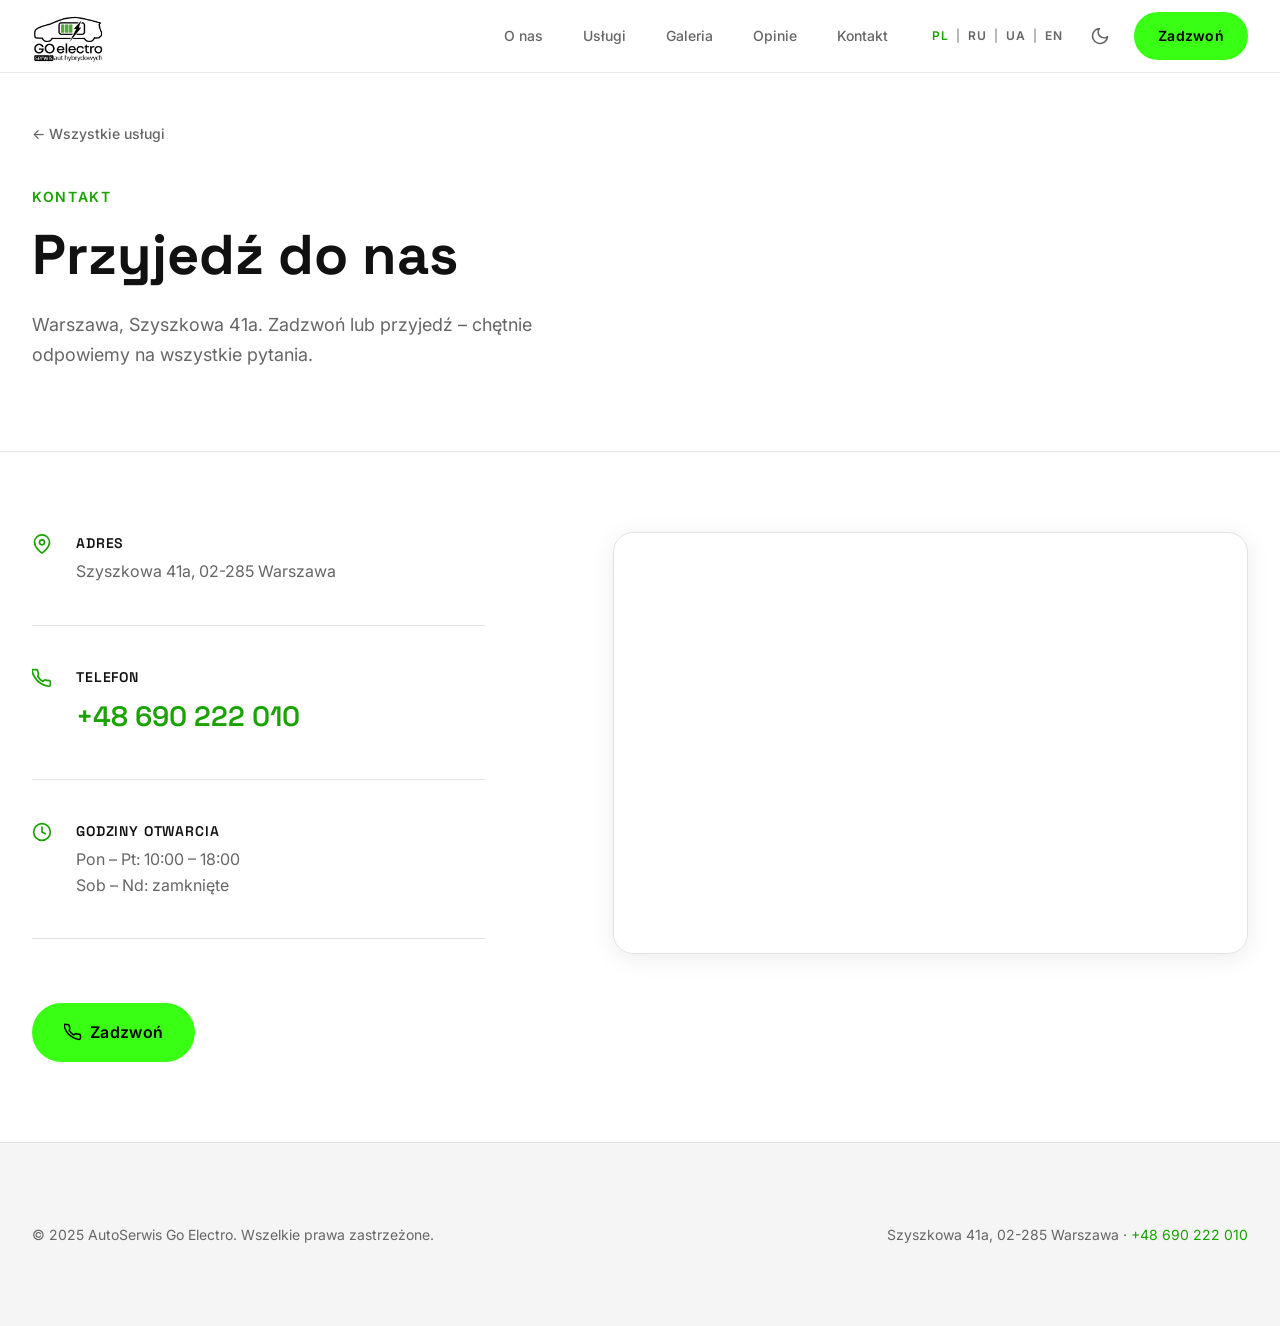
<file: kontakt.html>
﻿<!DOCTYPE html>
<html lang="pl" data-theme="light">
<head>
  <meta charset="UTF-8">
  <link rel="icon" type="image/jpeg" href="assets/img/favicon.jpg">
  <link rel="apple-touch-icon" href="assets/img/favicon.jpg">
  <meta name="viewport" content="width=device-width, initial-scale=1.0">
  <title>Kontakt – AutoSerwis Go Electro Warszawa</title>
  <meta name="description" content="Kontakt z AutoSerwis Go Electro – Szyszkowa 41a, 02-285 Warszawa. Tel: +48 690 222 010. Pon–Pt 10:00–18:00.">
  <link rel="preconnect" href="https://fonts.googleapis.com">
  <link rel="preconnect" href="https://fonts.gstatic.com" crossorigin>
  <link href="https://fonts.googleapis.com/css2?family=Inter:wght@400;500;600&family=Space+Grotesk:wght@500;600;700&display=swap" rel="stylesheet">
  <link rel="stylesheet" href="css/style.css">
  <link rel="stylesheet" href="css/subpage.css">
</head>
<body>
<header class="nav scrolled" id="nav">
  <div class="nav__inner container">
    <a href="index.html" class="nav__logo">
      <img id="navLogo" src="assets/img/logo-black.png" style="height:75px;width:auto;" alt="Go Electro">
    </a>
    <nav class="nav__links">
      <a href="o-nas.html">O nas</a>
      <a href="index.html#services">Usługi</a>
      <a href="galeria.html">Galeria</a>
      <a href="index.html#reviews">Opinie</a>
      <a href="kontakt.html">Kontakt</a>
    </nav>
    <div class="nav__tools">
      <div class="lang-switcher">
        <button class="lang-btn active" data-lang="pl">PL</button>
        <span>|</span>
        <button class="lang-btn" data-lang="ru">RU</button>
        <span>|</span>
        <button class="lang-btn" data-lang="ua">UA</button>
        <span>|</span>
        <button class="lang-btn" data-lang="en">EN</button>
      </div>
      <button class="theme-toggle" id="theme-toggle" aria-label="Przełącz motyw">
        <svg class="icon-moon" width="20" height="20" viewBox="0 0 24 24" fill="none" stroke="currentColor" stroke-width="2" stroke-linecap="round" stroke-linejoin="round"><path d="M21 12.79A9 9 0 1111.21 3 7 7 0 0021 12.79z"/></svg>
        <svg class="icon-sun"  width="20" height="20" viewBox="0 0 24 24" fill="none" stroke="currentColor" stroke-width="2" stroke-linecap="round" stroke-linejoin="round"><circle cx="12" cy="12" r="5"/><line x1="12" y1="1" x2="12" y2="3"/><line x1="12" y1="21" x2="12" y2="23"/><line x1="4.22" y1="4.22" x2="5.64" y2="5.64"/><line x1="18.36" y1="18.36" x2="19.78" y2="19.78"/><line x1="1" y1="12" x2="3" y2="12"/><line x1="21" y1="12" x2="23" y2="12"/><line x1="4.22" y1="19.78" x2="5.64" y2="18.36"/><line x1="18.36" y1="5.64" x2="19.78" y2="4.22"/></svg>
      </button>
      <a href="tel:+48690222010" class="btn btn--accent nav__cta"><span data-sub="cta">Zadzwoń</span></a>
    </div>
  </div>
</header>

<main>
  <section class="subpage-hero">
    <div class="container">
      <a href="index.html" class="subpage-back">← Strona główna</a>
      <p class="section__label">Kontakt</p>
      <h1 class="subpage-hero__title">Przyjedź do nas</h1>
      <p class="subpage-hero__sub">Warszawa, Szyszkowa 41a. Zadzwoń lub przyjedź – chętnie odpowiemy na wszystkie pytania.</p>
    </div>
  </section>

  <section class="section">
    <div class="container">
      <div class="contact__grid">
        <div class="contact__info">
          <div class="contact__block">
            <svg width="20" height="20" viewBox="0 0 24 24" fill="none" stroke="currentColor" stroke-width="2" stroke-linecap="round" stroke-linejoin="round" class="contact__icon"><path d="M21 10c0 7-9 13-9 13s-9-6-9-13a9 9 0 0118 0z"/><circle cx="12" cy="10" r="3"/></svg>
            <div>
              <strong>Adres</strong>
              <p>Szyszkowa 41a, 02-285 Warszawa</p>
            </div>
          </div>
          <div class="contact__block">
            <svg width="20" height="20" viewBox="0 0 24 24" fill="none" stroke="currentColor" stroke-width="2" stroke-linecap="round" stroke-linejoin="round" class="contact__icon"><path d="M22 16.92v3a2 2 0 01-2.18 2 19.79 19.79 0 01-8.63-3.07A19.5 19.5 0 013.07 10.8a19.79 19.79 0 01-3.07-8.64A2 2 0 012 2h3a2 2 0 012 1.72c.127.96.361 1.903.7 2.81a2 2 0 01-.45 2.11L6.91 9.91a16 16 0 006.18 6.18l1.27-1.27a2 2 0 012.11-.45c.907.339 1.85.573 2.81.7A2 2 0 0122 16.92z"/></svg>
            <div>
              <strong>Telefon</strong>
              <a href="tel:+48690222010" class="contact__tel">+48 690 222 010</a>
            </div>
          </div>
          <div class="contact__block">
            <svg width="20" height="20" viewBox="0 0 24 24" fill="none" stroke="currentColor" stroke-width="2" stroke-linecap="round" stroke-linejoin="round" class="contact__icon"><circle cx="12" cy="12" r="10"/><polyline points="12 6 12 12 16 14"/></svg>
            <div>
              <strong>Godziny otwarcia</strong>
              <p>Pon – Pt: 10:00 – 18:00</p>
              <p class="text-muted">Sob – Nd: zamknięte</p>
            </div>
          </div>
          <a href="tel:+48690222010" class="btn btn--accent btn--lg contact__cta">
            <svg width="18" height="18" viewBox="0 0 24 24" fill="none" stroke="currentColor" stroke-width="2" stroke-linecap="round" stroke-linejoin="round"><path d="M22 16.92v3a2 2 0 01-2.18 2 19.79 19.79 0 01-8.63-3.07A19.5 19.5 0 013.07 10.8a19.79 19.79 0 01-3.07-8.64A2 2 0 012 2h3a2 2 0 012 1.72c.127.96.361 1.903.7 2.81a2 2 0 01-.45 2.11L6.91 9.91a16 16 0 006.18 6.18l1.27-1.27a2 2 0 012.11-.45c.907.339 1.85.573 2.81.7A2 2 0 0122 16.92z"/></svg>
            <span data-sub="cta">Zadzwoń teraz</span>
          </a>
        </div>
        <div class="contact__map">
          <iframe
            src="https://www.google.com/maps?q=Szyszkowa+41a,+02-285+Warszawa&output=embed"
            width="100%" height="420" style="border:0;"
            allowfullscreen loading="lazy"
            referrerpolicy="no-referrer-when-downgrade"
            title="Lokalizacja AutoSerwis Go Electro – Szyszkowa 41a Warszawa">
          </iframe>
        </div>
      </div>
    </div>
  </section>
</main>

<footer class="footer">
  <div class="container">
    <div class="footer__bottom">
      <p>© 2025 AutoSerwis Go Electro. Wszelkie prawa zastrzeżone.</p>
      <p>Szyszkowa 41a, 02-285 Warszawa · <a href="tel:+48690222010">+48 690 222 010</a></p>
    </div>
  </div>
</footer>

<script src="js/subpage.js"></script>
</body>
</html>
</file>
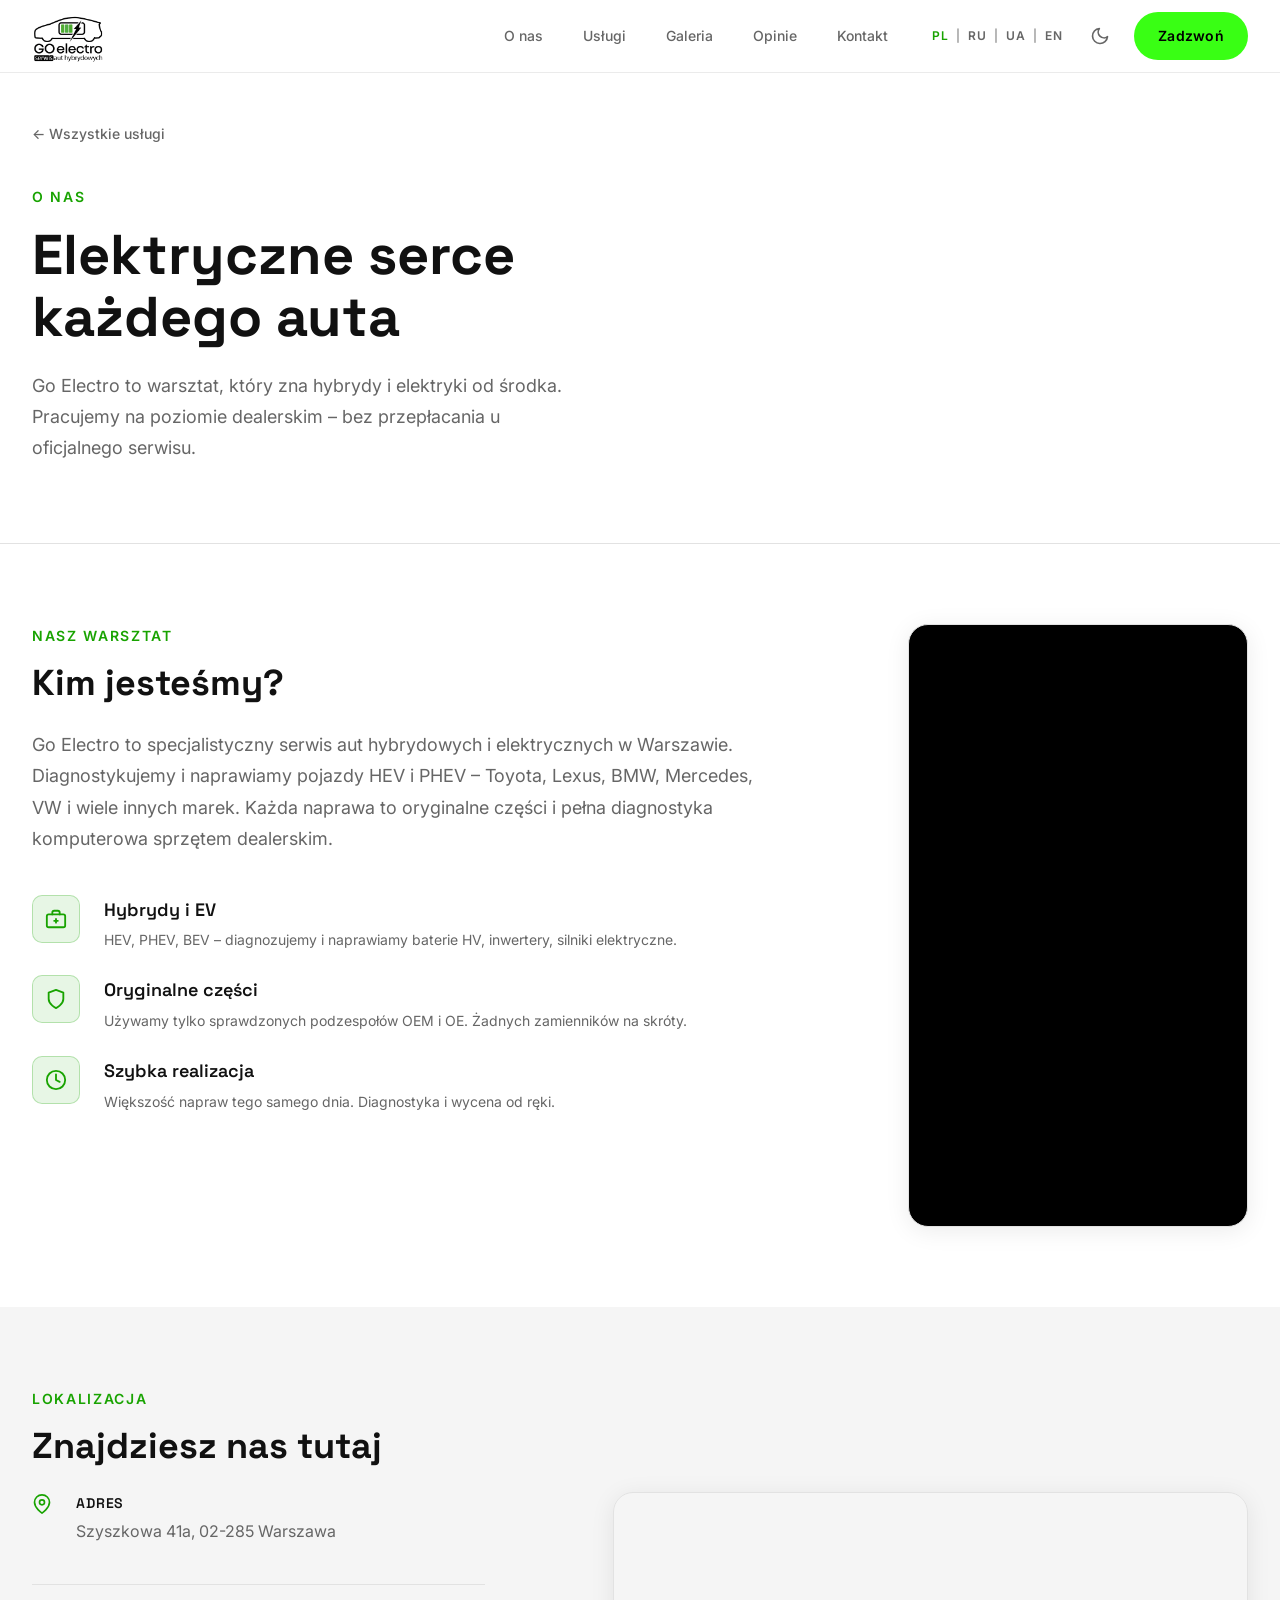
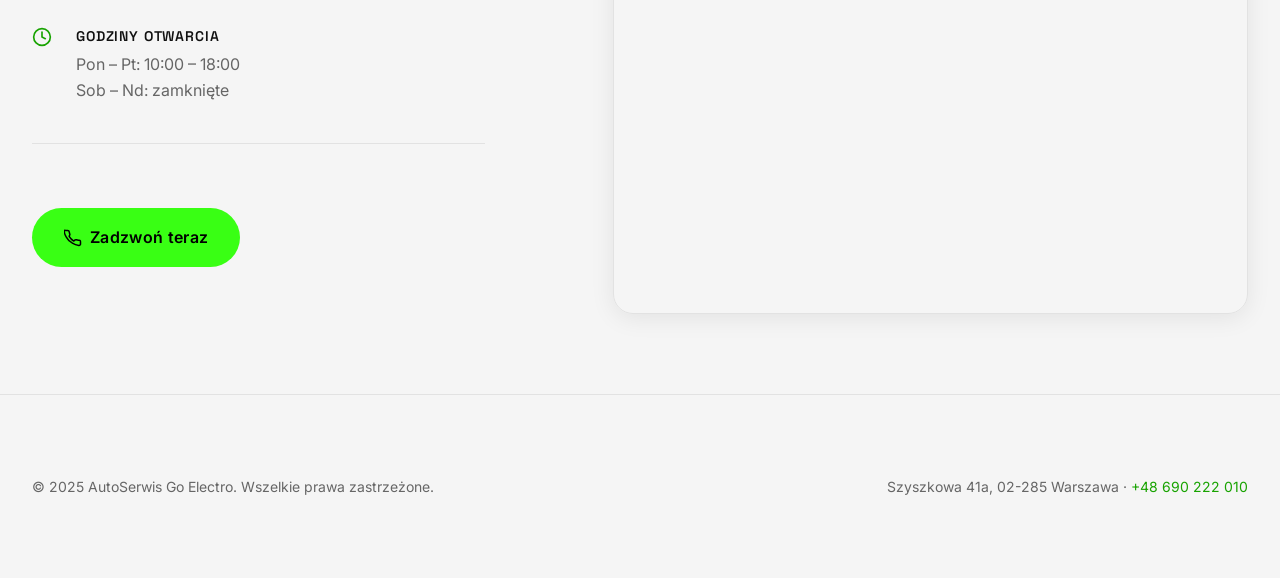
<file: o-nas.html>
﻿<!DOCTYPE html>
<html lang="pl" data-theme="light">
<head>
  <meta charset="UTF-8">
  <link rel="icon" type="image/jpeg" href="assets/img/favicon.jpg">
  <link rel="apple-touch-icon" href="assets/img/favicon.jpg">
  <meta name="viewport" content="width=device-width, initial-scale=1.0">
  <title>O nas – AutoSerwis Go Electro Warszawa</title>
  <meta name="description" content="Go Electro – specjaliści od aut hybrydowych i elektrycznych w Warszawie. Poznaj nasz warsztat, wartości i podejście do napraw. Szyszkowa 41a.">
  <link rel="preconnect" href="https://fonts.googleapis.com">
  <link rel="preconnect" href="https://fonts.gstatic.com" crossorigin>
  <link href="https://fonts.googleapis.com/css2?family=Inter:wght@400;500;600&family=Space+Grotesk:wght@500;600;700&display=swap" rel="stylesheet">
  <link rel="stylesheet" href="css/style.css">
  <link rel="stylesheet" href="css/subpage.css">
</head>
<body>
<header class="nav scrolled" id="nav">
  <div class="nav__inner container">
    <a href="index.html" class="nav__logo">
      <img id="navLogo" src="assets/img/logo-black.png" style="height:75px;width:auto;" alt="Go Electro">
    </a>
    <nav class="nav__links">
      <a href="o-nas.html">O nas</a>
      <a href="index.html#services">Usługi</a>
      <a href="galeria.html">Galeria</a>
      <a href="index.html#reviews">Opinie</a>
      <a href="kontakt.html">Kontakt</a>
    </nav>
    <div class="nav__tools">
      <div class="lang-switcher">
        <button class="lang-btn active" data-lang="pl">PL</button>
        <span>|</span>
        <button class="lang-btn" data-lang="ru">RU</button>
        <span>|</span>
        <button class="lang-btn" data-lang="ua">UA</button>
        <span>|</span>
        <button class="lang-btn" data-lang="en">EN</button>
      </div>
      <button class="theme-toggle" id="theme-toggle" aria-label="Przełącz motyw">
        <svg class="icon-moon" width="20" height="20" viewBox="0 0 24 24" fill="none" stroke="currentColor" stroke-width="2" stroke-linecap="round" stroke-linejoin="round"><path d="M21 12.79A9 9 0 1111.21 3 7 7 0 0021 12.79z"/></svg>
        <svg class="icon-sun"  width="20" height="20" viewBox="0 0 24 24" fill="none" stroke="currentColor" stroke-width="2" stroke-linecap="round" stroke-linejoin="round"><circle cx="12" cy="12" r="5"/><line x1="12" y1="1" x2="12" y2="3"/><line x1="12" y1="21" x2="12" y2="23"/><line x1="4.22" y1="4.22" x2="5.64" y2="5.64"/><line x1="18.36" y1="18.36" x2="19.78" y2="19.78"/><line x1="1" y1="12" x2="3" y2="12"/><line x1="21" y1="12" x2="23" y2="12"/><line x1="4.22" y1="19.78" x2="5.64" y2="18.36"/><line x1="18.36" y1="5.64" x2="19.78" y2="4.22"/></svg>
      </button>
      <a href="tel:+48690222010" class="btn btn--accent nav__cta"><span data-sub="cta">Zadzwoń</span></a>
    </div>
  </div>
</header>

<main>
  <section class="subpage-hero">
    <div class="container">
      <a href="index.html" class="subpage-back">← Strona główna</a>
      <p class="section__label">O nas</p>
      <h1 class="subpage-hero__title">Elektryczne serce każdego auta</h1>
      <p class="subpage-hero__sub">Go Electro to warsztat, który zna hybrydy i elektryki od środka. Pracujemy na poziomie dealerskim – bez przepłacania u oficjalnego serwisu.</p>
    </div>
  </section>

  <section class="section">
    <div class="container">
      <div class="about__grid">
        <div class="about__text">
          <p class="section__label">Nasz warsztat</p>
          <h2 class="section__title">Kim jesteśmy?</h2>
          <p class="about__desc">Go Electro to specjalistyczny serwis aut hybrydowych i elektrycznych w Warszawie. Diagnostykujemy i naprawiamy pojazdy HEV i PHEV – Toyota, Lexus, BMW, Mercedes, VW i wiele innych marek. Każda naprawa to oryginalne części i pełna diagnostyka komputerowa sprzętem dealerskim.</p>
          <div class="about__pillars">
            <div class="about__pillar">
              <div class="about__pillar-icon">
                <svg width="22" height="22" viewBox="0 0 24 24" fill="none" stroke="currentColor" stroke-width="2" stroke-linecap="round" stroke-linejoin="round"><rect x="2" y="7" width="20" height="14" rx="2"/><path d="M16 7V5a2 2 0 00-2-2h-4a2 2 0 00-2 2v2"/><line x1="12" y1="12" x2="12" y2="16"/><line x1="10" y1="14" x2="14" y2="14"/></svg>
              </div>
              <div>
                <strong>Hybrydy i EV</strong>
                <p>HEV, PHEV, BEV – diagnozujemy i naprawiamy baterie HV, inwertery, silniki elektryczne.</p>
              </div>
            </div>
            <div class="about__pillar">
              <div class="about__pillar-icon">
                <svg width="22" height="22" viewBox="0 0 24 24" fill="none" stroke="currentColor" stroke-width="2" stroke-linecap="round" stroke-linejoin="round"><path d="M12 22s8-4 8-10V5l-8-3-8 3v7c0 6 8 10 8 10z"/></svg>
              </div>
              <div>
                <strong>Oryginalne części</strong>
                <p>Używamy tylko sprawdzonych podzespołów OEM i OE. Żadnych zamienników na skróty.</p>
              </div>
            </div>
            <div class="about__pillar">
              <div class="about__pillar-icon">
                <svg width="22" height="22" viewBox="0 0 24 24" fill="none" stroke="currentColor" stroke-width="2" stroke-linecap="round" stroke-linejoin="round"><circle cx="12" cy="12" r="10"/><polyline points="12 6 12 12 16 14"/></svg>
              </div>
              <div>
                <strong>Szybka realizacja</strong>
                <p>Większość napraw tego samego dnia. Diagnostyka i wycena od ręki.</p>
              </div>
            </div>
          </div>
        </div>
        <div class="about__video">
          <iframe
            src="https://www.youtube.com/embed/pqRBfikMorY?rel=0"
            title="Go Electro – warsztat w akcji"
            frameborder="0"
            allow="accelerometer; autoplay; clipboard-write; encrypted-media; gyroscope; picture-in-picture"
            allowfullscreen
            loading="lazy">
          </iframe>
        </div>
      </div>
    </div>
  </section>

  <section class="section section--alt">
    <div class="container">
      <p class="section__label">Lokalizacja</p>
      <h2 class="section__title">Znajdziesz nas tutaj</h2>
      <div class="contact__grid">
        <div class="contact__info">
          <div class="contact__block">
            <svg width="20" height="20" viewBox="0 0 24 24" fill="none" stroke="currentColor" stroke-width="2" stroke-linecap="round" stroke-linejoin="round" class="contact__icon"><path d="M21 10c0 7-9 13-9 13s-9-6-9-13a9 9 0 0118 0z"/><circle cx="12" cy="10" r="3"/></svg>
            <div>
              <strong>Adres</strong>
              <p>Szyszkowa 41a, 02-285 Warszawa</p>
            </div>
          </div>
          <div class="contact__block">
            <svg width="20" height="20" viewBox="0 0 24 24" fill="none" stroke="currentColor" stroke-width="2" stroke-linecap="round" stroke-linejoin="round" class="contact__icon"><circle cx="12" cy="12" r="10"/><polyline points="12 6 12 12 16 14"/></svg>
            <div>
              <strong>Godziny otwarcia</strong>
              <p>Pon – Pt: 10:00 – 18:00</p>
              <p class="text-muted">Sob – Nd: zamknięte</p>
            </div>
          </div>
          <a href="tel:+48690222010" class="btn btn--accent btn--lg contact__cta">
            <svg width="18" height="18" viewBox="0 0 24 24" fill="none" stroke="currentColor" stroke-width="2" stroke-linecap="round" stroke-linejoin="round"><path d="M22 16.92v3a2 2 0 01-2.18 2 19.79 19.79 0 01-8.63-3.07A19.5 19.5 0 013.07 10.8a19.79 19.79 0 01-3.07-8.64A2 2 0 012 2h3a2 2 0 012 1.72c.127.96.361 1.903.7 2.81a2 2 0 01-.45 2.11L6.91 9.91a16 16 0 006.18 6.18l1.27-1.27a2 2 0 012.11-.45c.907.339 1.85.573 2.81.7A2 2 0 0122 16.92z"/></svg>
            Zadzwoń teraz
          </a>
        </div>
        <div class="contact__map">
          <iframe src="https://www.google.com/maps?q=Szyszkowa+41a,+02-285+Warszawa&output=embed" width="100%" height="400" style="border:0;" allowfullscreen loading="lazy" referrerpolicy="no-referrer-when-downgrade" title="Lokalizacja Go Electro"></iframe>
        </div>
      </div>
    </div>
  </section>
</main>

<footer class="footer">
  <div class="container">
    <div class="footer__bottom">
      <p>© 2025 AutoSerwis Go Electro. Wszelkie prawa zastrzeżone.</p>
      <p>Szyszkowa 41a, 02-285 Warszawa · <a href="tel:+48690222010">+48 690 222 010</a></p>
    </div>
  </div>
</footer>

<script src="js/subpage.js"></script>
</body>
</html>
</file>
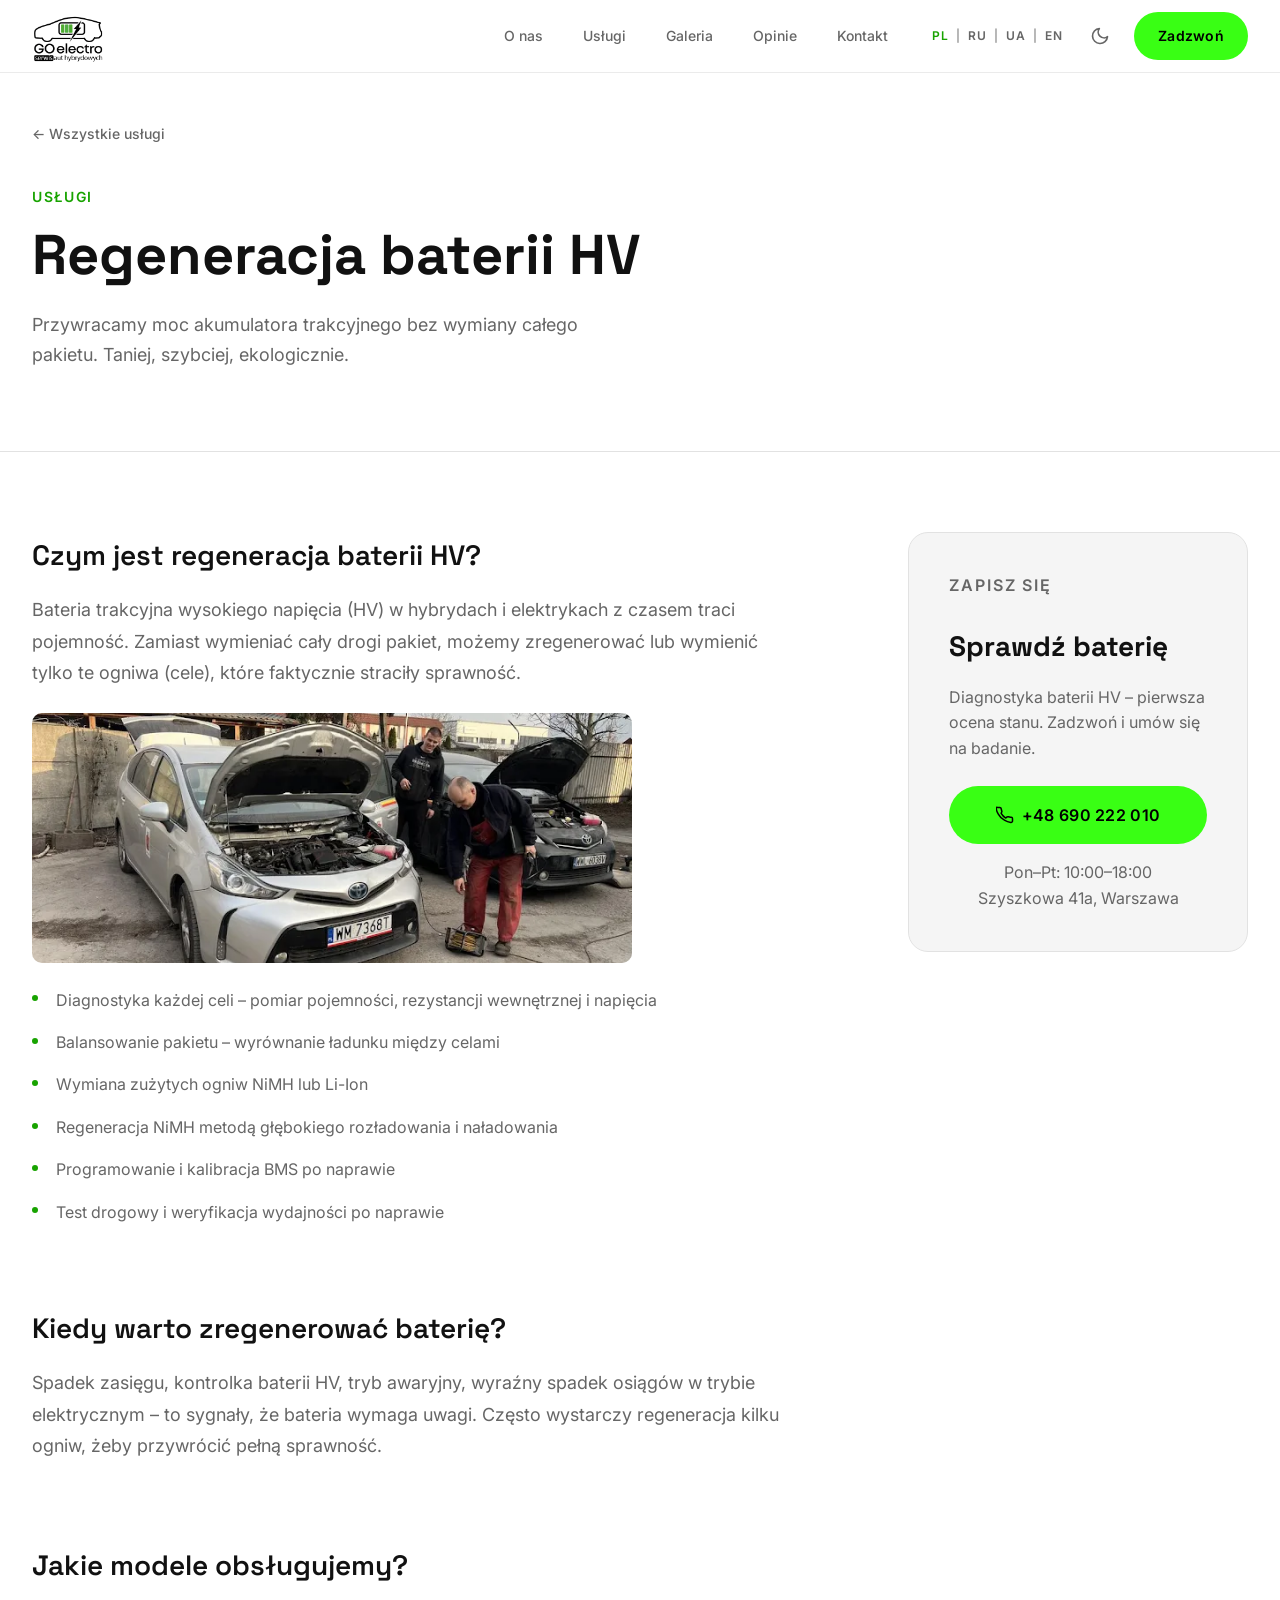
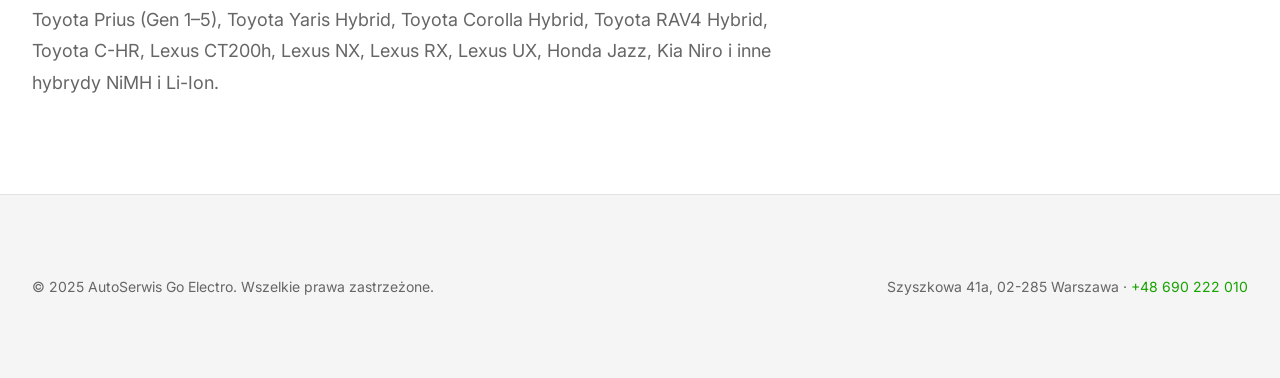
<file: uslugi/baterie-hv.html>
﻿<!DOCTYPE html>
<html lang="pl" data-theme="light">
<head>
  <meta charset="UTF-8">
  <link rel="icon" type="image/jpeg" href="../assets/img/favicon.jpg">
  <link rel="apple-touch-icon" href="../assets/img/favicon.jpg">
  <meta name="viewport" content="width=device-width, initial-scale=1.0">
  <title>Regeneracja baterii HV – AutoSerwis Go Electro Warszawa</title>
  <meta name="description" content="Regeneracja i wymiana baterii trakcyjnych HV w hybrydach i elektrykach. Toyota, Lexus i inne. Warszawa. +48 690 222 010.">
  <link rel="preconnect" href="https://fonts.googleapis.com">
  <link rel="preconnect" href="https://fonts.gstatic.com" crossorigin>
  <link href="https://fonts.googleapis.com/css2?family=Inter:wght@400;500;600&family=Space+Grotesk:wght@500;600;700&display=swap" rel="stylesheet">
  <link rel="stylesheet" href="../css/style.css">
  <link rel="stylesheet" href="../css/subpage.css">
</head>
<body>
<header class="nav scrolled" id="nav">
  <div class="nav__inner container">
    <a href="../index.html" class="nav__logo">
      <img id="navLogo" src="../assets/img/logo-black.png" style="height:75px;width:auto;" alt="Go Electro">
    </a>
    <nav class="nav__links">
      <a href="../index.html#about">O nas</a>
      <a href="../index.html#services">Usługi</a>
      <a href="../index.html#gallery">Galeria</a>
      <a href="../index.html#reviews">Opinie</a>
      <a href="../index.html#contact">Kontakt</a>
    </nav>
    <div class="nav__tools">
      <div class="lang-switcher">
        <button class="lang-btn active" data-lang="pl">PL</button>
        <span>|</span>
        <button class="lang-btn" data-lang="ru">RU</button>
        <span>|</span>
        <button class="lang-btn" data-lang="ua">UA</button>
        <span>|</span>
        <button class="lang-btn" data-lang="en">EN</button>
      </div>
      <button class="theme-toggle" id="theme-toggle" aria-label="Przełącz motyw">
        <svg class="icon-moon" width="20" height="20" viewBox="0 0 24 24" fill="none" stroke="currentColor" stroke-width="2" stroke-linecap="round" stroke-linejoin="round"><path d="M21 12.79A9 9 0 1111.21 3 7 7 0 0021 12.79z"/></svg>
        <svg class="icon-sun"  width="20" height="20" viewBox="0 0 24 24" fill="none" stroke="currentColor" stroke-width="2" stroke-linecap="round" stroke-linejoin="round"><circle cx="12" cy="12" r="5"/><line x1="12" y1="1" x2="12" y2="3"/><line x1="12" y1="21" x2="12" y2="23"/><line x1="4.22" y1="4.22" x2="5.64" y2="5.64"/><line x1="18.36" y1="18.36" x2="19.78" y2="19.78"/><line x1="1" y1="12" x2="3" y2="12"/><line x1="21" y1="12" x2="23" y2="12"/><line x1="4.22" y1="19.78" x2="5.64" y2="18.36"/><line x1="18.36" y1="5.64" x2="19.78" y2="4.22"/></svg>
      </button>
      <a href="tel:+48690222010" class="btn btn--accent nav__cta"><span data-sub="cta">Zadzwoń</span></a>
    </div>
  </div>
</header>

<main>
  <section class="subpage-hero">
    <div class="container">
      <a href="../index.html#services" class="subpage-back">← Wszystkie usługi</a>
      <p class="section__label">Usługi</p>
      <h1 class="subpage-hero__title">Regeneracja baterii HV</h1>
      <p class="subpage-hero__sub">Przywracamy moc akumulatora trakcyjnego bez wymiany całego pakietu. Taniej, szybciej, ekologicznie.</p>
    </div>
  </section>

  <section class="section">
    <div class="container subpage-content">
      <div class="subpage-text">
        <h2>Czym jest regeneracja baterii HV?</h2>
        <p>Bateria trakcyjna wysokiego napięcia (HV) w hybrydach i elektrykach z czasem traci pojemność. Zamiast wymieniać cały drogi pakiet, możemy zregenerować lub wymienić tylko te ogniwa (cele), które faktycznie straciły sprawność.</p>
        <img src="../assets/img/gallery/g12.webp" style="width:100%;max-width:600px;height:250px;object-fit:cover;border-radius:10px;margin:1.5rem 0;display:block;" alt="">
        <ul>
          <li>Diagnostyka każdej celi – pomiar pojemności, rezystancji wewnętrznej i napięcia</li>
          <li>Balansowanie pakietu – wyrównanie ładunku między celami</li>
          <li>Wymiana zużytych ogniw NiMH lub Li-Ion</li>
          <li>Regeneracja NiMH metodą głębokiego rozładowania i naładowania</li>
          <li>Programowanie i kalibracja BMS po naprawie</li>
          <li>Test drogowy i weryfikacja wydajności po naprawie</li>
        </ul>
        <h2>Kiedy warto zregenerować baterię?</h2>
        <p>Spadek zasięgu, kontrolka baterii HV, tryb awaryjny, wyraźny spadek osiągów w trybie elektrycznym – to sygnały, że bateria wymaga uwagi. Często wystarczy regeneracja kilku ogniw, żeby przywrócić pełną sprawność.</p>
        <h2>Jakie modele obsługujemy?</h2>
        <p>Toyota Prius (Gen 1–5), Toyota Yaris Hybrid, Toyota Corolla Hybrid, Toyota RAV4 Hybrid, Toyota C-HR, Lexus CT200h, Lexus NX, Lexus RX, Lexus UX, Honda Jazz, Kia Niro i inne hybrydy NiMH i Li-Ion.</p>
      </div>
      <div class="subpage-cta-card">
        <p class="section__label">Zapisz się</p>
        <h3>Sprawdź baterię</h3>
        <p>Diagnostyka baterii HV – pierwsza ocena stanu. Zadzwoń i umów się na badanie.</p>
        <a href="tel:+48690222010" class="btn btn--accent btn--lg">
          <svg width="18" height="18" viewBox="0 0 24 24" fill="none" stroke="currentColor" stroke-width="2" stroke-linecap="round" stroke-linejoin="round"><path d="M22 16.92v3a2 2 0 01-2.18 2 19.79 19.79 0 01-8.63-3.07A19.5 19.5 0 013.07 10.8a19.79 19.79 0 01-3.07-8.64A2 2 0 012 2h3a2 2 0 012 1.72c.127.96.361 1.903.7 2.81a2 2 0 01-.45 2.11L6.91 9.91a16 16 0 006.18 6.18l1.27-1.27a2 2 0 012.11-.45c.907.339 1.85.573 2.81.7A2 2 0 0122 16.92z"/></svg>
          +48 690 222 010
        </a>
        <p class="subpage-hours">Pon–Pt: 10:00–18:00<br>Szyszkowa 41a, Warszawa</p>
      </div>
    </div>
  </section>
</main>

<footer class="footer">
  <div class="container">
    <div class="footer__bottom">
      <p>© 2025 AutoSerwis Go Electro. Wszelkie prawa zastrzeżone.</p>
      <p>Szyszkowa 41a, 02-285 Warszawa · <a href="tel:+48690222010">+48 690 222 010</a></p>
    </div>
  </div>
</footer>

<script src="../js/subpage.js"></script>
</body>
</html>
</file>
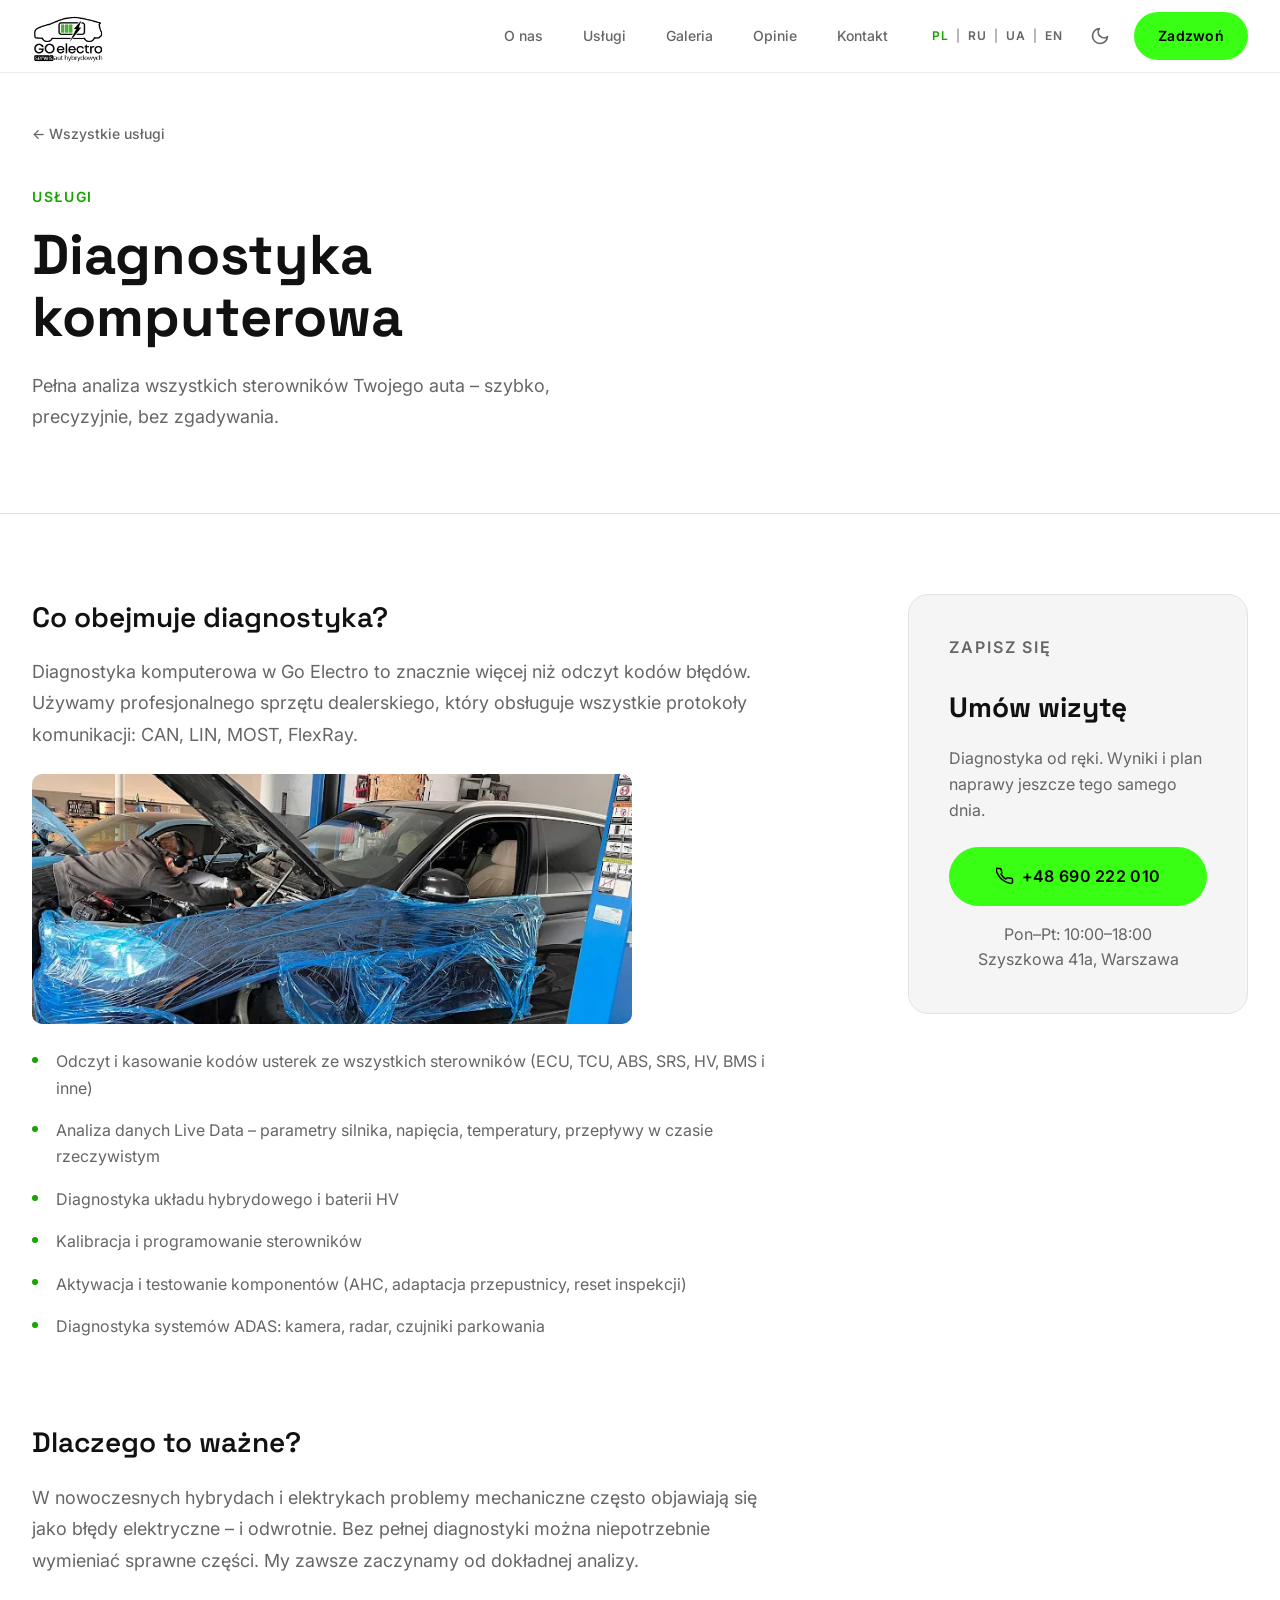
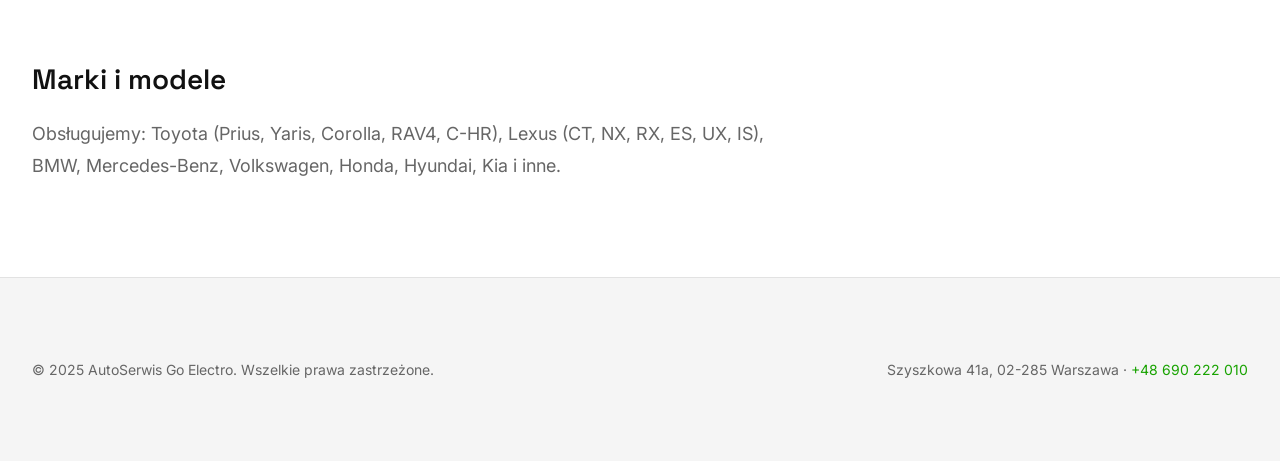
<file: uslugi/diagnostyka.html>
﻿<!DOCTYPE html>
<html lang="pl" data-theme="light">
<head>
  <meta charset="UTF-8">
  <link rel="icon" type="image/jpeg" href="../assets/img/favicon.jpg">
  <link rel="apple-touch-icon" href="../assets/img/favicon.jpg">
  <meta name="viewport" content="width=device-width, initial-scale=1.0">
  <title>Diagnostyka komputerowa – AutoSerwis Go Electro Warszawa</title>
  <meta name="description" content="Profesjonalna diagnostyka komputerowa aut hybrydowych i elektrycznych. Toyota, Lexus, BMW, Mercedes, VW. Warszawa. +48 690 222 010.">
  <link rel="preconnect" href="https://fonts.googleapis.com">
  <link rel="preconnect" href="https://fonts.gstatic.com" crossorigin>
  <link href="https://fonts.googleapis.com/css2?family=Inter:wght@400;500;600&family=Space+Grotesk:wght@500;600;700&display=swap" rel="stylesheet">
  <link rel="stylesheet" href="../css/style.css">
  <link rel="stylesheet" href="../css/subpage.css">
</head>
<body>
<header class="nav scrolled" id="nav">
  <div class="nav__inner container">
    <a href="../index.html" class="nav__logo">
      <img id="navLogo" src="../assets/img/logo-black.png" style="height:75px;width:auto;" alt="Go Electro">
    </a>
    <nav class="nav__links">
      <a href="../index.html#about">O nas</a>
      <a href="../index.html#services">Usługi</a>
      <a href="../index.html#gallery">Galeria</a>
      <a href="../index.html#reviews">Opinie</a>
      <a href="../index.html#contact">Kontakt</a>
    </nav>
    <div class="nav__tools">
      <div class="lang-switcher">
        <button class="lang-btn active" data-lang="pl">PL</button>
        <span>|</span>
        <button class="lang-btn" data-lang="ru">RU</button>
        <span>|</span>
        <button class="lang-btn" data-lang="ua">UA</button>
        <span>|</span>
        <button class="lang-btn" data-lang="en">EN</button>
      </div>
      <button class="theme-toggle" id="theme-toggle" aria-label="Przełącz motyw">
        <svg class="icon-moon" width="20" height="20" viewBox="0 0 24 24" fill="none" stroke="currentColor" stroke-width="2" stroke-linecap="round" stroke-linejoin="round"><path d="M21 12.79A9 9 0 1111.21 3 7 7 0 0021 12.79z"/></svg>
        <svg class="icon-sun"  width="20" height="20" viewBox="0 0 24 24" fill="none" stroke="currentColor" stroke-width="2" stroke-linecap="round" stroke-linejoin="round"><circle cx="12" cy="12" r="5"/><line x1="12" y1="1" x2="12" y2="3"/><line x1="12" y1="21" x2="12" y2="23"/><line x1="4.22" y1="4.22" x2="5.64" y2="5.64"/><line x1="18.36" y1="18.36" x2="19.78" y2="19.78"/><line x1="1" y1="12" x2="3" y2="12"/><line x1="21" y1="12" x2="23" y2="12"/><line x1="4.22" y1="19.78" x2="5.64" y2="18.36"/><line x1="18.36" y1="5.64" x2="19.78" y2="4.22"/></svg>
      </button>
      <a href="tel:+48690222010" class="btn btn--accent nav__cta"><span data-sub="cta">Zadzwoń</span></a>
    </div>
  </div>
</header>

<main>
  <section class="subpage-hero">
    <div class="container">
      <a href="../index.html#services" class="subpage-back">← Wszystkie usługi</a>
      <p class="section__label">Usługi</p>
      <h1 class="subpage-hero__title">Diagnostyka komputerowa</h1>
      <p class="subpage-hero__sub">Pełna analiza wszystkich sterowników Twojego auta – szybko, precyzyjnie, bez zgadywania.</p>
    </div>
  </section>

  <section class="section">
    <div class="container subpage-content">
      <div class="subpage-text">
        <h2>Co obejmuje diagnostyka?</h2>
        <p>Diagnostyka komputerowa w Go Electro to znacznie więcej niż odczyt kodów błędów. Używamy profesjonalnego sprzętu dealerskiego, który obsługuje wszystkie protokoły komunikacji: CAN, LIN, MOST, FlexRay.</p>
        <img src="../assets/img/gallery/g01.webp" style="width:100%;max-width:600px;height:250px;object-fit:cover;border-radius:10px;margin:1.5rem 0;display:block;" alt="">
        <ul>
          <li>Odczyt i kasowanie kodów usterek ze wszystkich sterowników (ECU, TCU, ABS, SRS, HV, BMS i inne)</li>
          <li>Analiza danych Live Data – parametry silnika, napięcia, temperatury, przepływy w czasie rzeczywistym</li>
          <li>Diagnostyka układu hybrydowego i baterii HV</li>
          <li>Kalibracja i programowanie sterowników</li>
          <li>Aktywacja i testowanie komponentów (AHC, adaptacja przepustnicy, reset inspekcji)</li>
          <li>Diagnostyka systemów ADAS: kamera, radar, czujniki parkowania</li>
        </ul>
        <h2>Dlaczego to ważne?</h2>
        <p>W nowoczesnych hybrydach i elektrykach problemy mechaniczne często objawiają się jako błędy elektryczne – i odwrotnie. Bez pełnej diagnostyki można niepotrzebnie wymieniać sprawne części. My zawsze zaczynamy od dokładnej analizy.</p>
        <h2>Marki i modele</h2>
        <p>Obsługujemy: Toyota (Prius, Yaris, Corolla, RAV4, C-HR), Lexus (CT, NX, RX, ES, UX, IS), BMW, Mercedes-Benz, Volkswagen, Honda, Hyundai, Kia i inne.</p>
      </div>
      <div class="subpage-cta-card">
        <p class="section__label">Zapisz się</p>
        <h3>Umów wizytę</h3>
        <p>Diagnostyka od ręki. Wyniki i plan naprawy jeszcze tego samego dnia.</p>
        <a href="tel:+48690222010" class="btn btn--accent btn--lg">
          <svg width="18" height="18" viewBox="0 0 24 24" fill="none" stroke="currentColor" stroke-width="2" stroke-linecap="round" stroke-linejoin="round"><path d="M22 16.92v3a2 2 0 01-2.18 2 19.79 19.79 0 01-8.63-3.07A19.5 19.5 0 013.07 10.8a19.79 19.79 0 01-3.07-8.64A2 2 0 012 2h3a2 2 0 012 1.72c.127.96.361 1.903.7 2.81a2 2 0 01-.45 2.11L6.91 9.91a16 16 0 006.18 6.18l1.27-1.27a2 2 0 012.11-.45c.907.339 1.85.573 2.81.7A2 2 0 0122 16.92z"/></svg>
          +48 690 222 010
        </a>
        <p class="subpage-hours">Pon–Pt: 10:00–18:00<br>Szyszkowa 41a, Warszawa</p>
      </div>
    </div>
  </section>
</main>

<footer class="footer">
  <div class="container">
    <div class="footer__bottom">
      <p>© 2025 AutoSerwis Go Electro. Wszelkie prawa zastrzeżone.</p>
      <p>Szyszkowa 41a, 02-285 Warszawa · <a href="tel:+48690222010">+48 690 222 010</a></p>
    </div>
  </div>
</footer>

<script src="../js/subpage.js"></script>
</body>
</html>
</file>
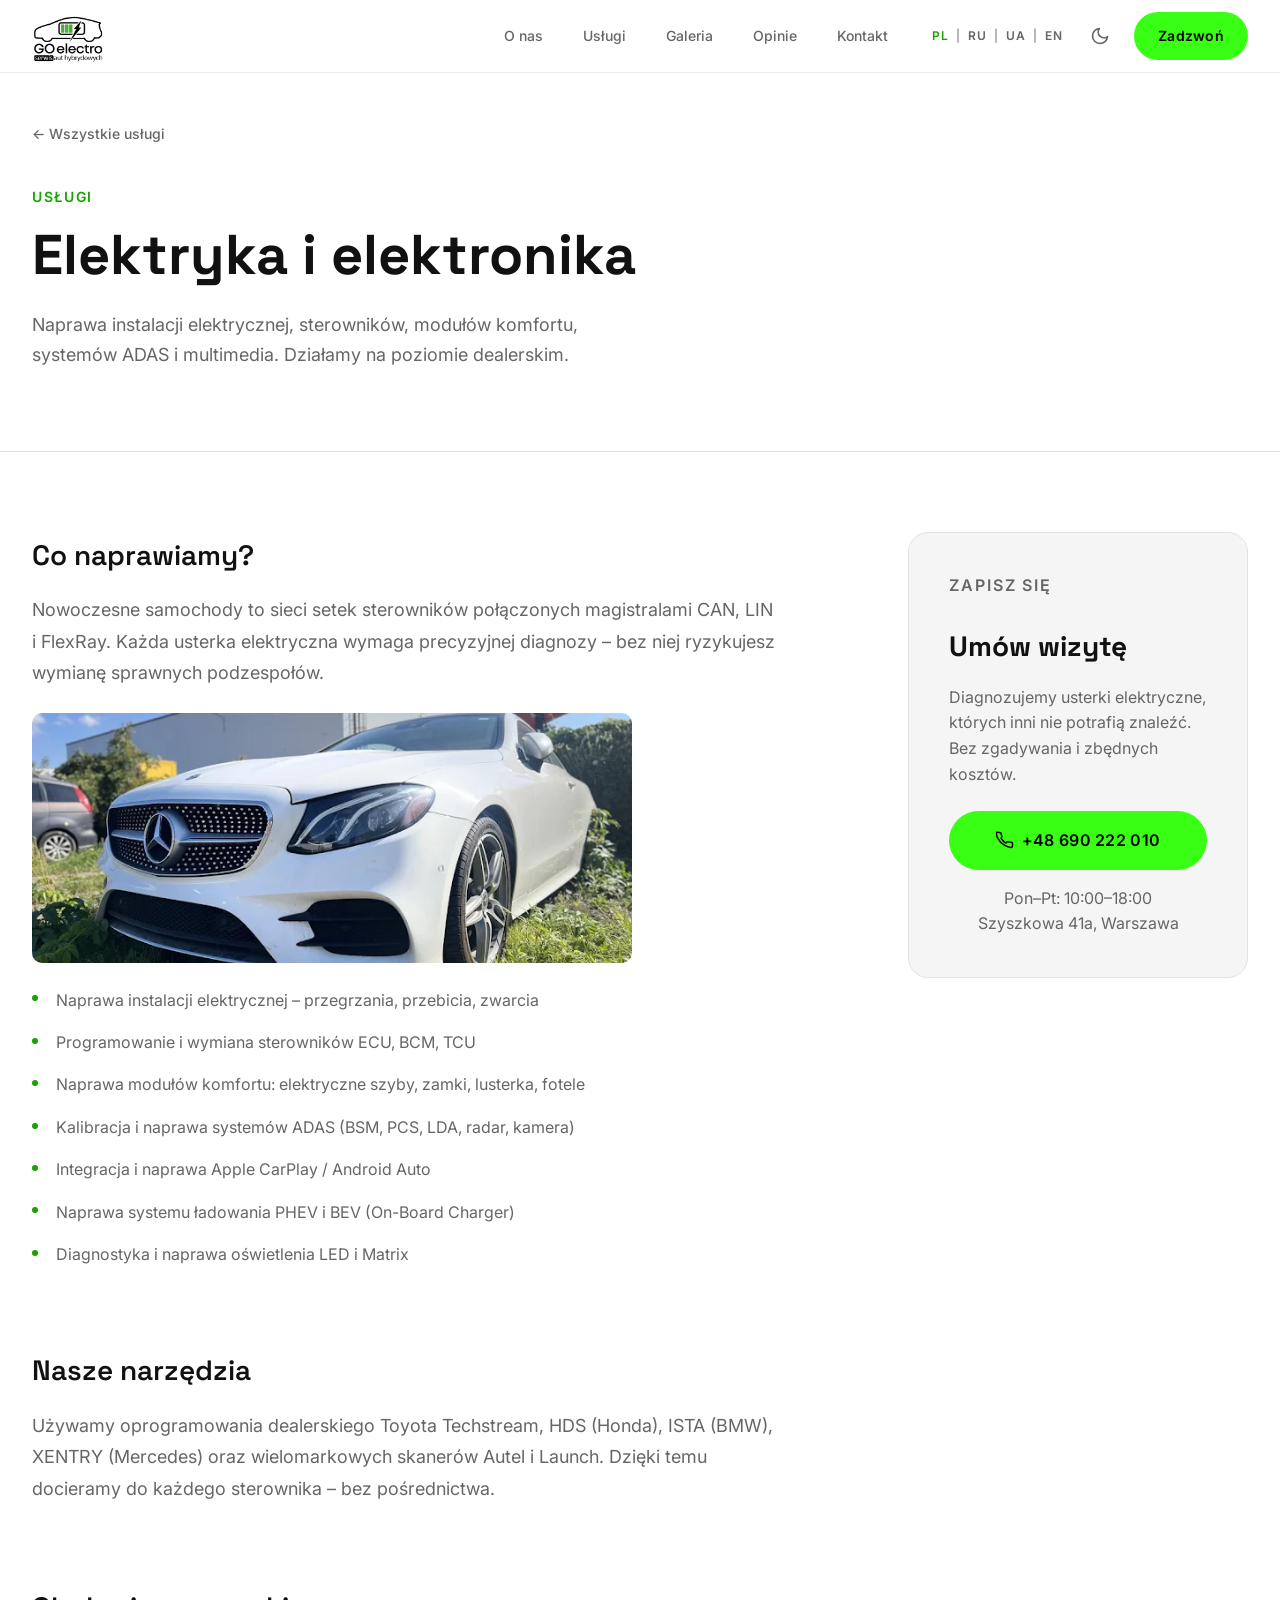
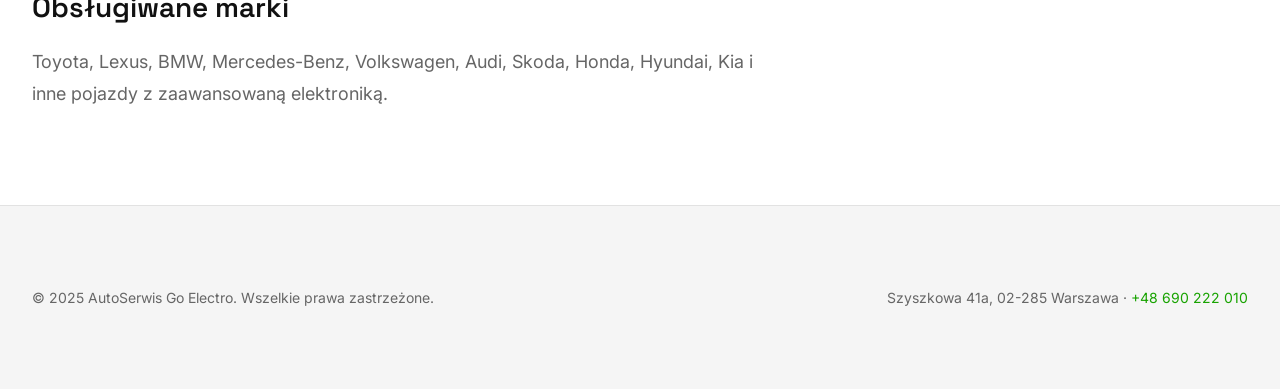
<file: uslugi/elektryka.html>
﻿<!DOCTYPE html>
<html lang="pl" data-theme="light">
<head>
  <meta charset="UTF-8">
  <link rel="icon" type="image/jpeg" href="../assets/img/favicon.jpg">
  <link rel="apple-touch-icon" href="../assets/img/favicon.jpg">
  <meta name="viewport" content="width=device-width, initial-scale=1.0">
  <title>Elektryka i elektronika – AutoSerwis Go Electro Warszawa</title>
  <meta name="description" content="Naprawa instalacji elektrycznej, sterowników, modułów, ADAS i CarPlay w hybrydach i elektrykach. Warszawa. +48 690 222 010.">
  <link rel="preconnect" href="https://fonts.googleapis.com">
  <link rel="preconnect" href="https://fonts.gstatic.com" crossorigin>
  <link href="https://fonts.googleapis.com/css2?family=Inter:wght@400;500;600&family=Space+Grotesk:wght@500;600;700&display=swap" rel="stylesheet">
  <link rel="stylesheet" href="../css/style.css">
  <link rel="stylesheet" href="../css/subpage.css">
</head>
<body>
<header class="nav scrolled" id="nav">
  <div class="nav__inner container">
    <a href="../index.html" class="nav__logo">
      <img id="navLogo" src="../assets/img/logo-black.png" style="height:75px;width:auto;" alt="Go Electro">
    </a>
    <nav class="nav__links">
      <a href="../index.html#about">O nas</a>
      <a href="../index.html#services">Usługi</a>
      <a href="../index.html#gallery">Galeria</a>
      <a href="../index.html#reviews">Opinie</a>
      <a href="../index.html#contact">Kontakt</a>
    </nav>
    <div class="nav__tools">
      <div class="lang-switcher">
        <button class="lang-btn active" data-lang="pl">PL</button>
        <span>|</span>
        <button class="lang-btn" data-lang="ru">RU</button>
        <span>|</span>
        <button class="lang-btn" data-lang="ua">UA</button>
        <span>|</span>
        <button class="lang-btn" data-lang="en">EN</button>
      </div>
      <button class="theme-toggle" id="theme-toggle" aria-label="Przełącz motyw">
        <svg class="icon-moon" width="20" height="20" viewBox="0 0 24 24" fill="none" stroke="currentColor" stroke-width="2" stroke-linecap="round" stroke-linejoin="round"><path d="M21 12.79A9 9 0 1111.21 3 7 7 0 0021 12.79z"/></svg>
        <svg class="icon-sun"  width="20" height="20" viewBox="0 0 24 24" fill="none" stroke="currentColor" stroke-width="2" stroke-linecap="round" stroke-linejoin="round"><circle cx="12" cy="12" r="5"/><line x1="12" y1="1" x2="12" y2="3"/><line x1="12" y1="21" x2="12" y2="23"/><line x1="4.22" y1="4.22" x2="5.64" y2="5.64"/><line x1="18.36" y1="18.36" x2="19.78" y2="19.78"/><line x1="1" y1="12" x2="3" y2="12"/><line x1="21" y1="12" x2="23" y2="12"/><line x1="4.22" y1="19.78" x2="5.64" y2="18.36"/><line x1="18.36" y1="5.64" x2="19.78" y2="4.22"/></svg>
      </button>
      <a href="tel:+48690222010" class="btn btn--accent nav__cta"><span data-sub="cta">Zadzwoń</span></a>
    </div>
  </div>
</header>

<main>
  <section class="subpage-hero">
    <div class="container">
      <a href="../index.html#services" class="subpage-back">← Wszystkie usługi</a>
      <p class="section__label">Usługi</p>
      <h1 class="subpage-hero__title">Elektryka i elektronika</h1>
      <p class="subpage-hero__sub">Naprawa instalacji elektrycznej, sterowników, modułów komfortu, systemów ADAS i multimedia. Działamy na poziomie dealerskim.</p>
    </div>
  </section>

  <section class="section">
    <div class="container subpage-content">
      <div class="subpage-text">
        <h2>Co naprawiamy?</h2>
        <p>Nowoczesne samochody to sieci setek sterowników połączonych magistralami CAN, LIN i FlexRay. Każda usterka elektryczna wymaga precyzyjnej diagnozy – bez niej ryzykujesz wymianę sprawnych podzespołów.</p>
        <img src="../assets/img/gallery/g02.webp" style="width:100%;max-width:600px;height:250px;object-fit:cover;border-radius:10px;margin:1.5rem 0;display:block;" alt="">
        <ul>
          <li>Naprawa instalacji elektrycznej – przegrzania, przebicia, zwarcia</li>
          <li>Programowanie i wymiana sterowników ECU, BCM, TCU</li>
          <li>Naprawa modułów komfortu: elektryczne szyby, zamki, lusterka, fotele</li>
          <li>Kalibracja i naprawa systemów ADAS (BSM, PCS, LDA, radar, kamera)</li>
          <li>Integracja i naprawa Apple CarPlay / Android Auto</li>
          <li>Naprawa systemu ładowania PHEV i BEV (On-Board Charger)</li>
          <li>Diagnostyka i naprawa oświetlenia LED i Matrix</li>
        </ul>
        <h2>Nasze narzędzia</h2>
        <p>Używamy oprogramowania dealerskiego Toyota Techstream, HDS (Honda), ISTA (BMW), XENTRY (Mercedes) oraz wielomarkowych skanerów Autel i Launch. Dzięki temu docieramy do każdego sterownika – bez pośrednictwa.</p>
        <h2>Obsługiwane marki</h2>
        <p>Toyota, Lexus, BMW, Mercedes-Benz, Volkswagen, Audi, Skoda, Honda, Hyundai, Kia i inne pojazdy z zaawansowaną elektroniką.</p>
      </div>
      <div class="subpage-cta-card">
        <p class="section__label">Zapisz się</p>
        <h3 data-sub="book">Umów wizytę</h3>
        <p>Diagnozujemy usterki elektryczne, których inni nie potrafią znaleźć. Bez zgadywania i zbędnych kosztów.</p>
        <a href="tel:+48690222010" class="btn btn--accent btn--lg">
          <svg width="18" height="18" viewBox="0 0 24 24" fill="none" stroke="currentColor" stroke-width="2" stroke-linecap="round" stroke-linejoin="round"><path d="M22 16.92v3a2 2 0 01-2.18 2 19.79 19.79 0 01-8.63-3.07A19.5 19.5 0 013.07 10.8a19.79 19.79 0 01-3.07-8.64A2 2 0 012 2h3a2 2 0 012 1.72c.127.96.361 1.903.7 2.81a2 2 0 01-.45 2.11L6.91 9.91a16 16 0 006.18 6.18l1.27-1.27a2 2 0 012.11-.45c.907.339 1.85.573 2.81.7A2 2 0 0122 16.92z"/></svg>
          +48 690 222 010
        </a>
        <p class="subpage-hours">Pon–Pt: 10:00–18:00<br>Szyszkowa 41a, Warszawa</p>
      </div>
    </div>
  </section>
</main>

<footer class="footer">
  <div class="container">
    <div class="footer__bottom">
      <p>© 2025 AutoSerwis Go Electro. Wszelkie prawa zastrzeżone.</p>
      <p>Szyszkowa 41a, 02-285 Warszawa · <a href="tel:+48690222010">+48 690 222 010</a></p>
    </div>
  </div>
</footer>

<script src="../js/subpage.js"></script>
</body>
</html>
</file>
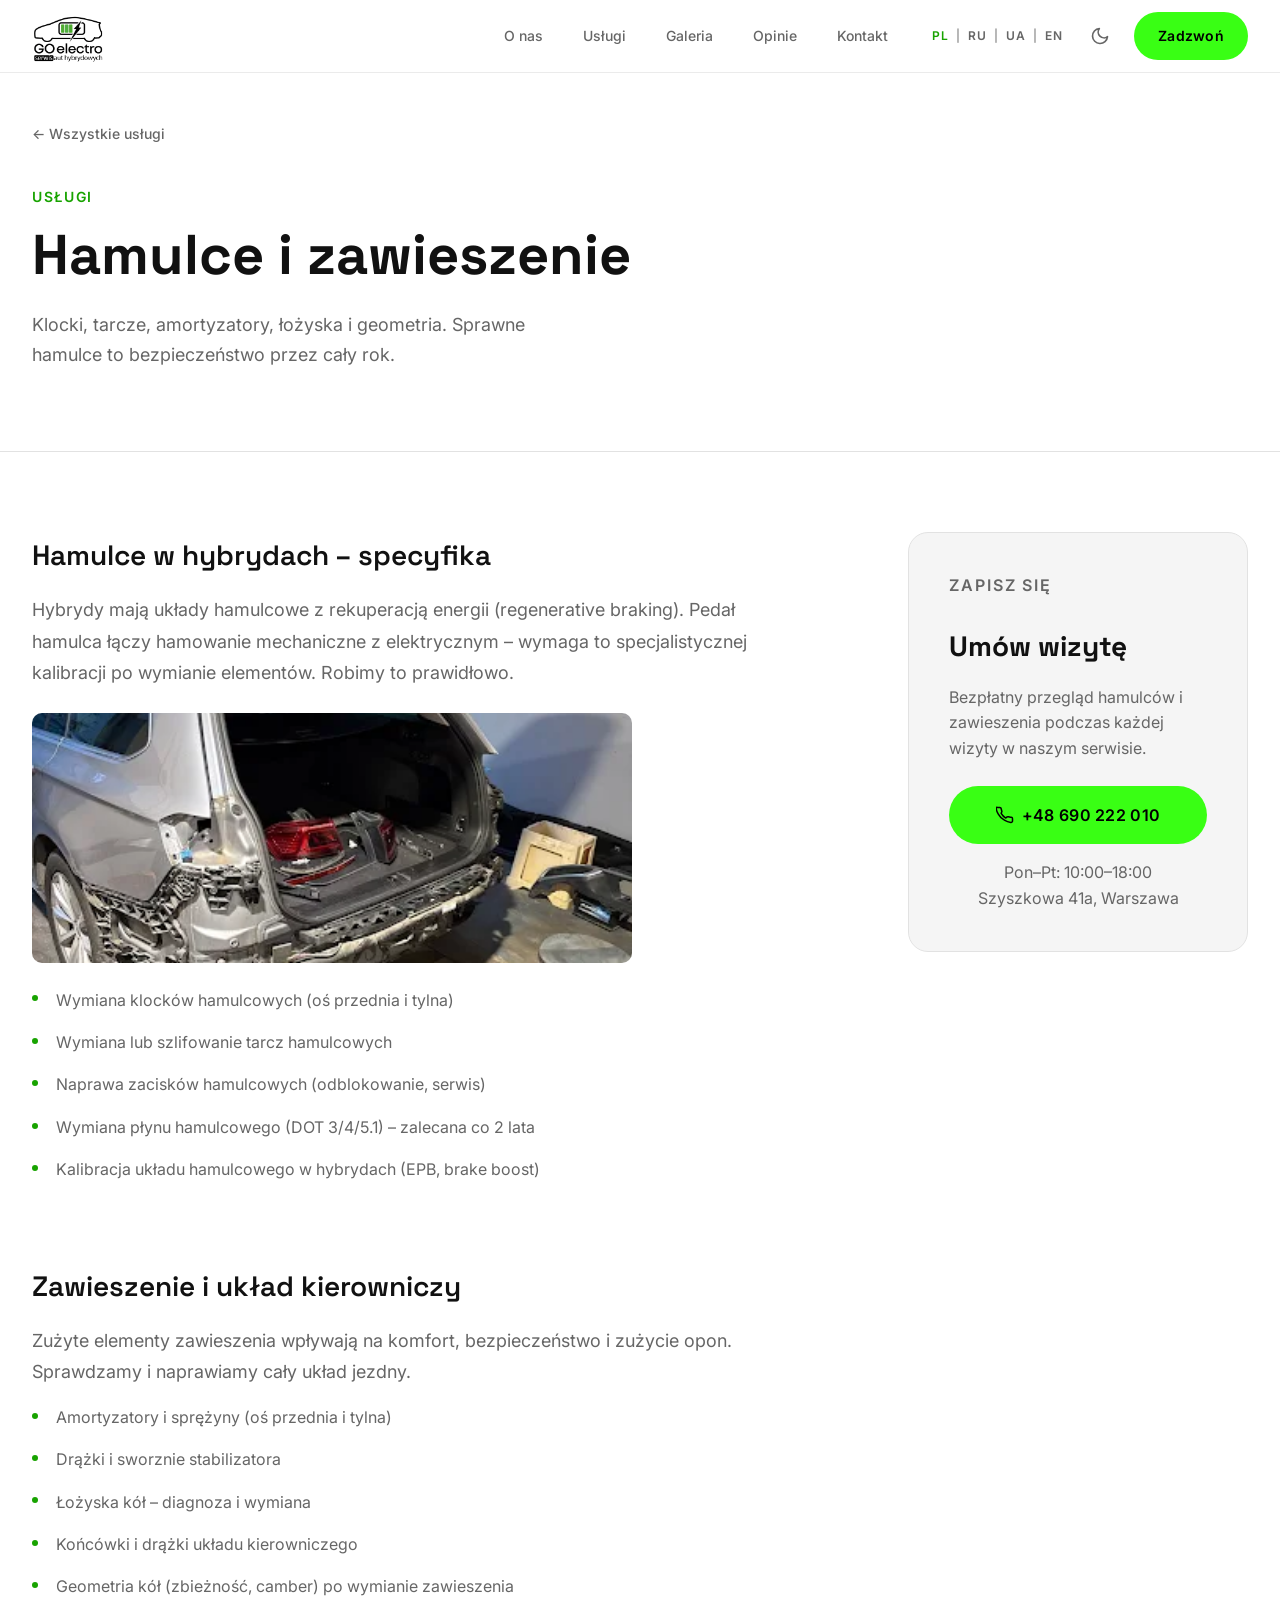
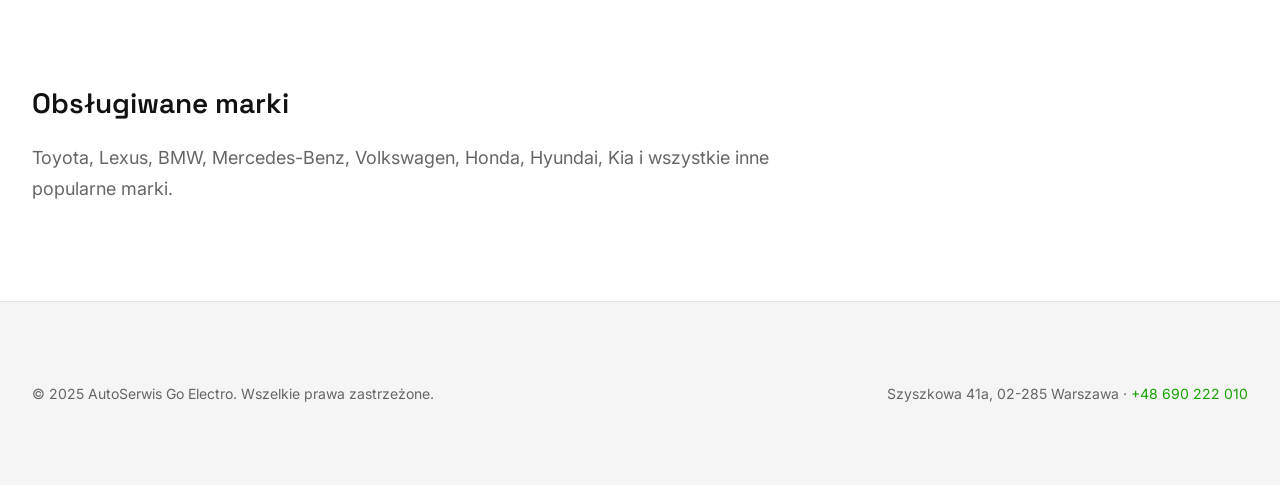
<file: uslugi/hamulce.html>
﻿<!DOCTYPE html>
<html lang="pl" data-theme="light">
<head>
  <meta charset="UTF-8">
  <link rel="icon" type="image/jpeg" href="../assets/img/favicon.jpg">
  <link rel="apple-touch-icon" href="../assets/img/favicon.jpg">
  <meta name="viewport" content="width=device-width, initial-scale=1.0">
  <title>Hamulce i zawieszenie – AutoSerwis Go Electro Warszawa</title>
  <meta name="description" content="Wymiana klocków, tarcz, amortyzatorów, geometria kół. Serwis hamulców regeneracyjnych w hybrydach. Warszawa. +48 690 222 010.">
  <link rel="preconnect" href="https://fonts.googleapis.com">
  <link rel="preconnect" href="https://fonts.gstatic.com" crossorigin>
  <link href="https://fonts.googleapis.com/css2?family=Inter:wght@400;500;600&family=Space+Grotesk:wght@500;600;700&display=swap" rel="stylesheet">
  <link rel="stylesheet" href="../css/style.css">
  <link rel="stylesheet" href="../css/subpage.css">
</head>
<body>
<header class="nav scrolled" id="nav">
  <div class="nav__inner container">
    <a href="../index.html" class="nav__logo">
      <img id="navLogo" src="../assets/img/logo-black.png" style="height:75px;width:auto;" alt="Go Electro">
    </a>
    <nav class="nav__links">
      <a href="../index.html#about">O nas</a>
      <a href="../index.html#services">Usługi</a>
      <a href="../index.html#gallery">Galeria</a>
      <a href="../index.html#reviews">Opinie</a>
      <a href="../index.html#contact">Kontakt</a>
    </nav>
    <div class="nav__tools">
      <div class="lang-switcher">
        <button class="lang-btn active" data-lang="pl">PL</button>
        <span>|</span>
        <button class="lang-btn" data-lang="ru">RU</button>
        <span>|</span>
        <button class="lang-btn" data-lang="ua">UA</button>
        <span>|</span>
        <button class="lang-btn" data-lang="en">EN</button>
      </div>
      <button class="theme-toggle" id="theme-toggle" aria-label="Przełącz motyw">
        <svg class="icon-moon" width="20" height="20" viewBox="0 0 24 24" fill="none" stroke="currentColor" stroke-width="2" stroke-linecap="round" stroke-linejoin="round"><path d="M21 12.79A9 9 0 1111.21 3 7 7 0 0021 12.79z"/></svg>
        <svg class="icon-sun"  width="20" height="20" viewBox="0 0 24 24" fill="none" stroke="currentColor" stroke-width="2" stroke-linecap="round" stroke-linejoin="round"><circle cx="12" cy="12" r="5"/><line x1="12" y1="1" x2="12" y2="3"/><line x1="12" y1="21" x2="12" y2="23"/><line x1="4.22" y1="4.22" x2="5.64" y2="5.64"/><line x1="18.36" y1="18.36" x2="19.78" y2="19.78"/><line x1="1" y1="12" x2="3" y2="12"/><line x1="21" y1="12" x2="23" y2="12"/><line x1="4.22" y1="19.78" x2="5.64" y2="18.36"/><line x1="18.36" y1="5.64" x2="19.78" y2="4.22"/></svg>
      </button>
      <a href="tel:+48690222010" class="btn btn--accent nav__cta"><span data-sub="cta">Zadzwoń</span></a>
    </div>
  </div>
</header>

<main>
  <section class="subpage-hero">
    <div class="container">
      <a href="../index.html#services" class="subpage-back">← Wszystkie usługi</a>
      <p class="section__label">Usługi</p>
      <h1 class="subpage-hero__title">Hamulce i zawieszenie</h1>
      <p class="subpage-hero__sub">Klocki, tarcze, amortyzatory, łożyska i geometria. Sprawne hamulce to bezpieczeństwo przez cały rok.</p>
    </div>
  </section>

  <section class="section">
    <div class="container subpage-content">
      <div class="subpage-text">
        <h2>Hamulce w hybrydach – specyfika</h2>
        <p>Hybrydy mają układy hamulcowe z rekuperacją energii (regenerative braking). Pedał hamulca łączy hamowanie mechaniczne z elektrycznym – wymaga to specjalistycznej kalibracji po wymianie elementów. Robimy to prawidłowo.</p>
        <img src="../assets/img/gallery/g05.webp" style="width:100%;max-width:600px;height:250px;object-fit:cover;border-radius:10px;margin:1.5rem 0;display:block;" alt="">
        <ul>
          <li>Wymiana klocków hamulcowych (oś przednia i tylna)</li>
          <li>Wymiana lub szlifowanie tarcz hamulcowych</li>
          <li>Naprawa zacisków hamulcowych (odblokowanie, serwis)</li>
          <li>Wymiana płynu hamulcowego (DOT 3/4/5.1) – zalecana co 2 lata</li>
          <li>Kalibracja układu hamulcowego w hybrydach (EPB, brake boost)</li>
        </ul>
        <h2>Zawieszenie i układ kierowniczy</h2>
        <p>Zużyte elementy zawieszenia wpływają na komfort, bezpieczeństwo i zużycie opon. Sprawdzamy i naprawiamy cały układ jezdny.</p>
        <ul>
          <li>Amortyzatory i sprężyny (oś przednia i tylna)</li>
          <li>Drążki i sworznie stabilizatora</li>
          <li>Łożyska kół – diagnoza i wymiana</li>
          <li>Końcówki i drążki układu kierowniczego</li>
          <li>Geometria kół (zbieżność, camber) po wymianie zawieszenia</li>
        </ul>
        <h2>Obsługiwane marki</h2>
        <p>Toyota, Lexus, BMW, Mercedes-Benz, Volkswagen, Honda, Hyundai, Kia i wszystkie inne popularne marki.</p>
      </div>
      <div class="subpage-cta-card">
        <p class="section__label">Zapisz się</p>
        <h3 data-sub="book">Umów wizytę</h3>
        <p>Bezpłatny przegląd hamulców i zawieszenia podczas każdej wizyty w naszym serwisie.</p>
        <a href="tel:+48690222010" class="btn btn--accent btn--lg">
          <svg width="18" height="18" viewBox="0 0 24 24" fill="none" stroke="currentColor" stroke-width="2" stroke-linecap="round" stroke-linejoin="round"><path d="M22 16.92v3a2 2 0 01-2.18 2 19.79 19.79 0 01-8.63-3.07A19.5 19.5 0 013.07 10.8a19.79 19.79 0 01-3.07-8.64A2 2 0 012 2h3a2 2 0 012 1.72c.127.96.361 1.903.7 2.81a2 2 0 01-.45 2.11L6.91 9.91a16 16 0 006.18 6.18l1.27-1.27a2 2 0 012.11-.45c.907.339 1.85.573 2.81.7A2 2 0 0122 16.92z"/></svg>
          +48 690 222 010
        </a>
        <p class="subpage-hours">Pon–Pt: 10:00–18:00<br>Szyszkowa 41a, Warszawa</p>
      </div>
    </div>
  </section>
</main>

<footer class="footer">
  <div class="container">
    <div class="footer__bottom">
      <p>© 2025 AutoSerwis Go Electro. Wszelkie prawa zastrzeżone.</p>
      <p>Szyszkowa 41a, 02-285 Warszawa · <a href="tel:+48690222010">+48 690 222 010</a></p>
    </div>
  </div>
</footer>

<script src="../js/subpage.js"></script>
</body>
</html>
</file>
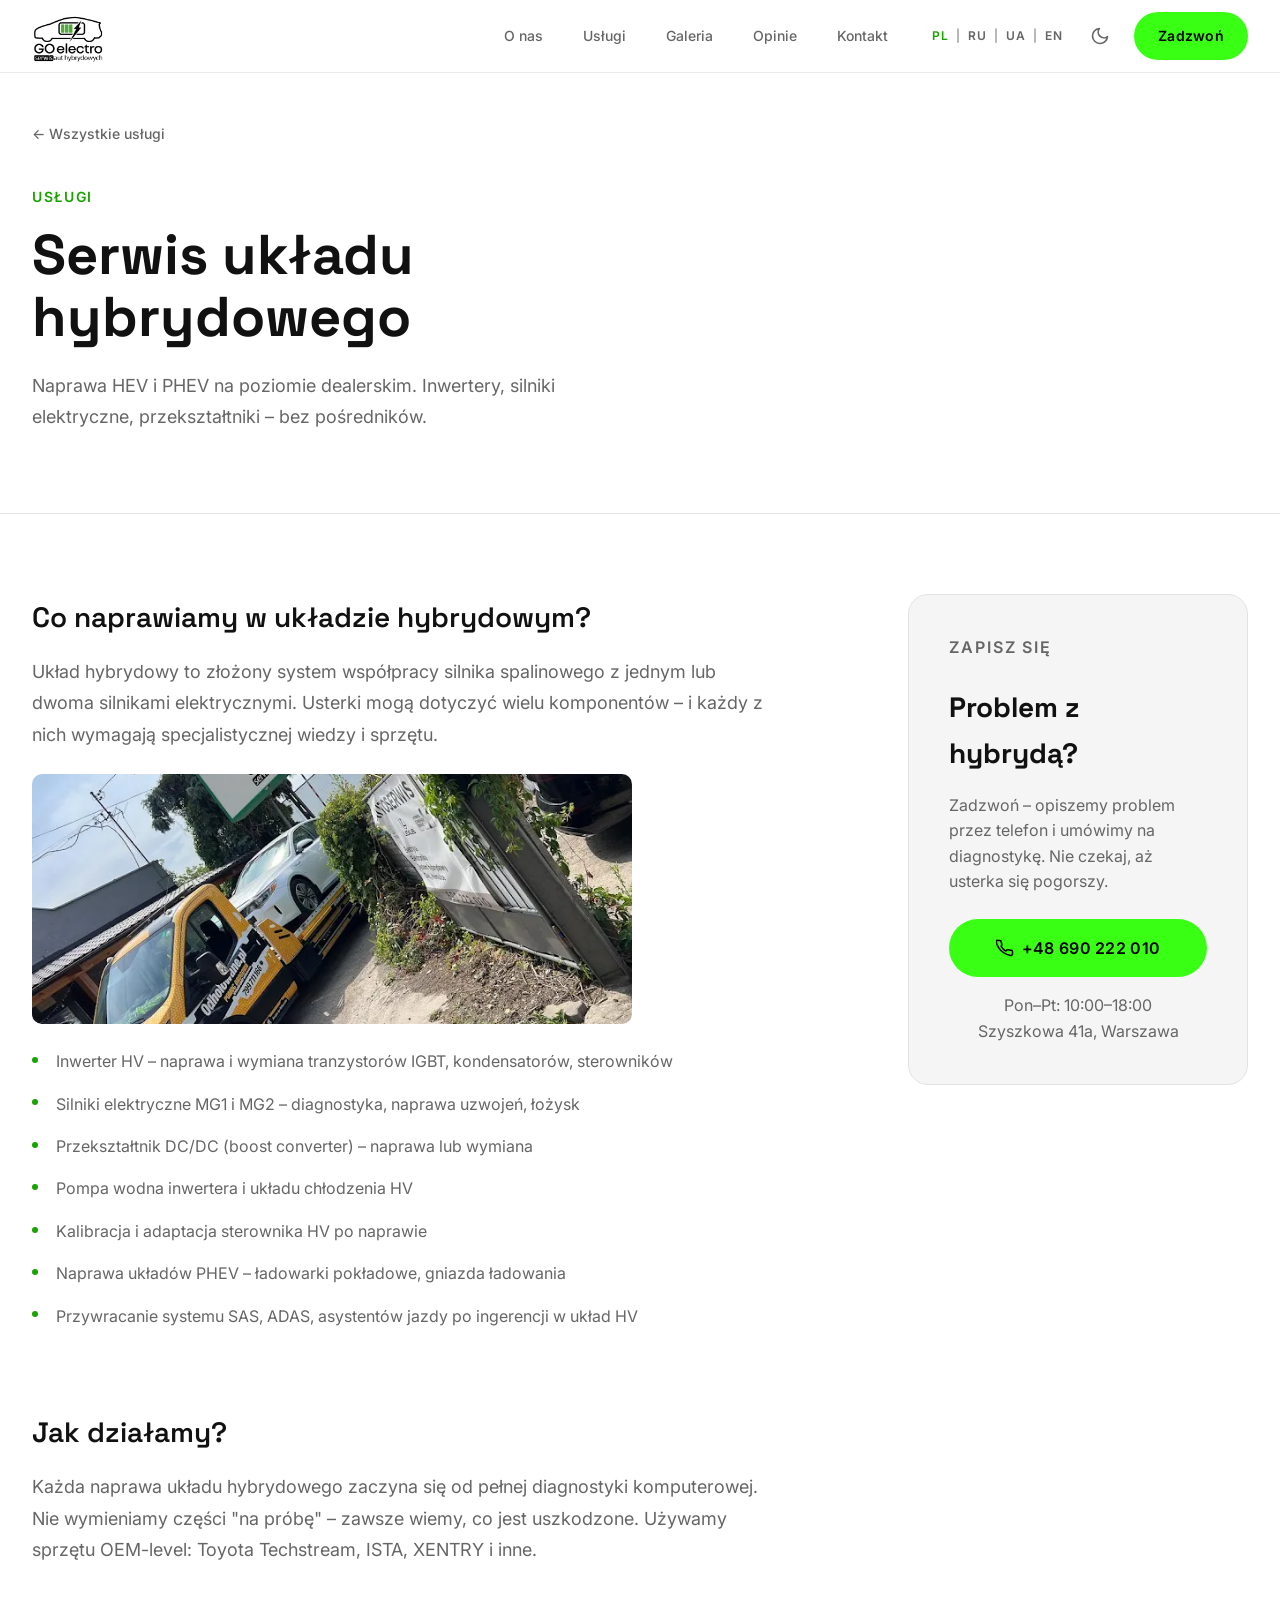
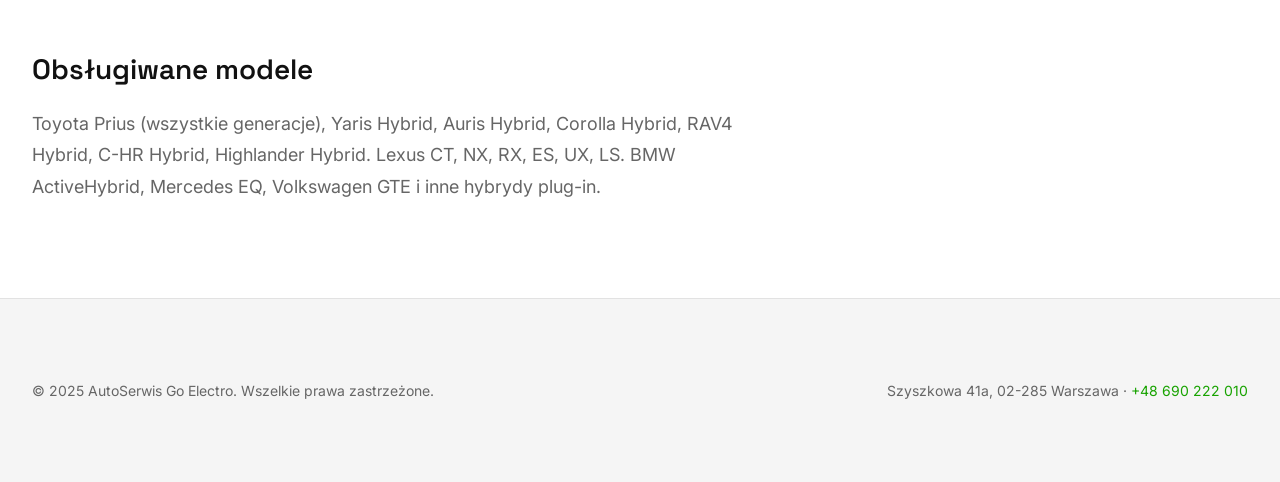
<file: uslugi/hybrydy.html>
﻿<!DOCTYPE html>
<html lang="pl" data-theme="light">
<head>
  <meta charset="UTF-8">
  <link rel="icon" type="image/jpeg" href="../assets/img/favicon.jpg">
  <link rel="apple-touch-icon" href="../assets/img/favicon.jpg">
  <meta name="viewport" content="width=device-width, initial-scale=1.0">
  <title>Serwis układu hybrydowego – AutoSerwis Go Electro Warszawa</title>
  <meta name="description" content="Naprawa i serwis układów HEV i PHEV. Inwertery, silniki elektryczne, przekształtniki. Toyota, Lexus i inne. Warszawa. +48 690 222 010.">
  <link rel="preconnect" href="https://fonts.googleapis.com">
  <link rel="preconnect" href="https://fonts.gstatic.com" crossorigin>
  <link href="https://fonts.googleapis.com/css2?family=Inter:wght@400;500;600&family=Space+Grotesk:wght@500;600;700&display=swap" rel="stylesheet">
  <link rel="stylesheet" href="../css/style.css">
  <link rel="stylesheet" href="../css/subpage.css">
</head>
<body>
<header class="nav scrolled" id="nav">
  <div class="nav__inner container">
    <a href="../index.html" class="nav__logo">
      <img id="navLogo" src="../assets/img/logo-black.png" style="height:75px;width:auto;" alt="Go Electro">
    </a>
    <nav class="nav__links">
      <a href="../index.html#about">O nas</a>
      <a href="../index.html#services">Usługi</a>
      <a href="../index.html#gallery">Galeria</a>
      <a href="../index.html#reviews">Opinie</a>
      <a href="../index.html#contact">Kontakt</a>
    </nav>
    <div class="nav__tools">
      <div class="lang-switcher">
        <button class="lang-btn active" data-lang="pl">PL</button>
        <span>|</span>
        <button class="lang-btn" data-lang="ru">RU</button>
        <span>|</span>
        <button class="lang-btn" data-lang="ua">UA</button>
        <span>|</span>
        <button class="lang-btn" data-lang="en">EN</button>
      </div>
      <button class="theme-toggle" id="theme-toggle" aria-label="Przełącz motyw">
        <svg class="icon-moon" width="20" height="20" viewBox="0 0 24 24" fill="none" stroke="currentColor" stroke-width="2" stroke-linecap="round" stroke-linejoin="round"><path d="M21 12.79A9 9 0 1111.21 3 7 7 0 0021 12.79z"/></svg>
        <svg class="icon-sun"  width="20" height="20" viewBox="0 0 24 24" fill="none" stroke="currentColor" stroke-width="2" stroke-linecap="round" stroke-linejoin="round"><circle cx="12" cy="12" r="5"/><line x1="12" y1="1" x2="12" y2="3"/><line x1="12" y1="21" x2="12" y2="23"/><line x1="4.22" y1="4.22" x2="5.64" y2="5.64"/><line x1="18.36" y1="18.36" x2="19.78" y2="19.78"/><line x1="1" y1="12" x2="3" y2="12"/><line x1="21" y1="12" x2="23" y2="12"/><line x1="4.22" y1="19.78" x2="5.64" y2="18.36"/><line x1="18.36" y1="5.64" x2="19.78" y2="4.22"/></svg>
      </button>
      <a href="tel:+48690222010" class="btn btn--accent nav__cta"><span data-sub="cta">Zadzwoń</span></a>
    </div>
  </div>
</header>

<main>
  <section class="subpage-hero">
    <div class="container">
      <a href="../index.html#services" class="subpage-back">← Wszystkie usługi</a>
      <p class="section__label">Usługi</p>
      <h1 class="subpage-hero__title">Serwis układu hybrydowego</h1>
      <p class="subpage-hero__sub">Naprawa HEV i PHEV na poziomie dealerskim. Inwertery, silniki elektryczne, przekształtniki – bez pośredników.</p>
    </div>
  </section>

  <section class="section">
    <div class="container subpage-content">
      <div class="subpage-text">
        <h2>Co naprawiamy w układzie hybrydowym?</h2>
        <p>Układ hybrydowy to złożony system współpracy silnika spalinowego z jednym lub dwoma silnikami elektrycznymi. Usterki mogą dotyczyć wielu komponentów – i każdy z nich wymagają specjalistycznej wiedzy i sprzętu.</p>
        <img src="../assets/img/gallery/g03.webp" style="width:100%;max-width:600px;height:250px;object-fit:cover;border-radius:10px;margin:1.5rem 0;display:block;" alt="">
        <ul>
          <li>Inwerter HV – naprawa i wymiana tranzystorów IGBT, kondensatorów, sterowników</li>
          <li>Silniki elektryczne MG1 i MG2 – diagnostyka, naprawa uzwojeń, łożysk</li>
          <li>Przekształtnik DC/DC (boost converter) – naprawa lub wymiana</li>
          <li>Pompa wodna inwertera i układu chłodzenia HV</li>
          <li>Kalibracja i adaptacja sterownika HV po naprawie</li>
          <li>Naprawa układów PHEV – ładowarki pokładowe, gniazda ładowania</li>
          <li>Przywracanie systemu SAS, ADAS, asystentów jazdy po ingerencji w układ HV</li>
        </ul>
        <h2>Jak działamy?</h2>
        <p>Każda naprawa układu hybrydowego zaczyna się od pełnej diagnostyki komputerowej. Nie wymieniamy części "na próbę" – zawsze wiemy, co jest uszkodzone. Używamy sprzętu OEM-level: Toyota Techstream, ISTA, XENTRY i inne.</p>
        <h2>Obsługiwane modele</h2>
        <p>Toyota Prius (wszystkie generacje), Yaris Hybrid, Auris Hybrid, Corolla Hybrid, RAV4 Hybrid, C-HR Hybrid, Highlander Hybrid. Lexus CT, NX, RX, ES, UX, LS. BMW ActiveHybrid, Mercedes EQ, Volkswagen GTE i inne hybrydy plug-in.</p>
      </div>
      <div class="subpage-cta-card">
        <p class="section__label">Zapisz się</p>
        <h3>Problem z hybrydą?</h3>
        <p>Zadzwoń – opiszemy problem przez telefon i umówimy na diagnostykę. Nie czekaj, aż usterka się pogorszy.</p>
        <a href="tel:+48690222010" class="btn btn--accent btn--lg">
          <svg width="18" height="18" viewBox="0 0 24 24" fill="none" stroke="currentColor" stroke-width="2" stroke-linecap="round" stroke-linejoin="round"><path d="M22 16.92v3a2 2 0 01-2.18 2 19.79 19.79 0 01-8.63-3.07A19.5 19.5 0 013.07 10.8a19.79 19.79 0 01-3.07-8.64A2 2 0 012 2h3a2 2 0 012 1.72c.127.96.361 1.903.7 2.81a2 2 0 01-.45 2.11L6.91 9.91a16 16 0 006.18 6.18l1.27-1.27a2 2 0 012.11-.45c.907.339 1.85.573 2.81.7A2 2 0 0122 16.92z"/></svg>
          +48 690 222 010
        </a>
        <p class="subpage-hours">Pon–Pt: 10:00–18:00<br>Szyszkowa 41a, Warszawa</p>
      </div>
    </div>
  </section>
</main>

<footer class="footer">
  <div class="container">
    <div class="footer__bottom">
      <p>© 2025 AutoSerwis Go Electro. Wszelkie prawa zastrzeżone.</p>
      <p>Szyszkowa 41a, 02-285 Warszawa · <a href="tel:+48690222010">+48 690 222 010</a></p>
    </div>
  </div>
</footer>

<script src="../js/subpage.js"></script>
</body>
</html>
</file>
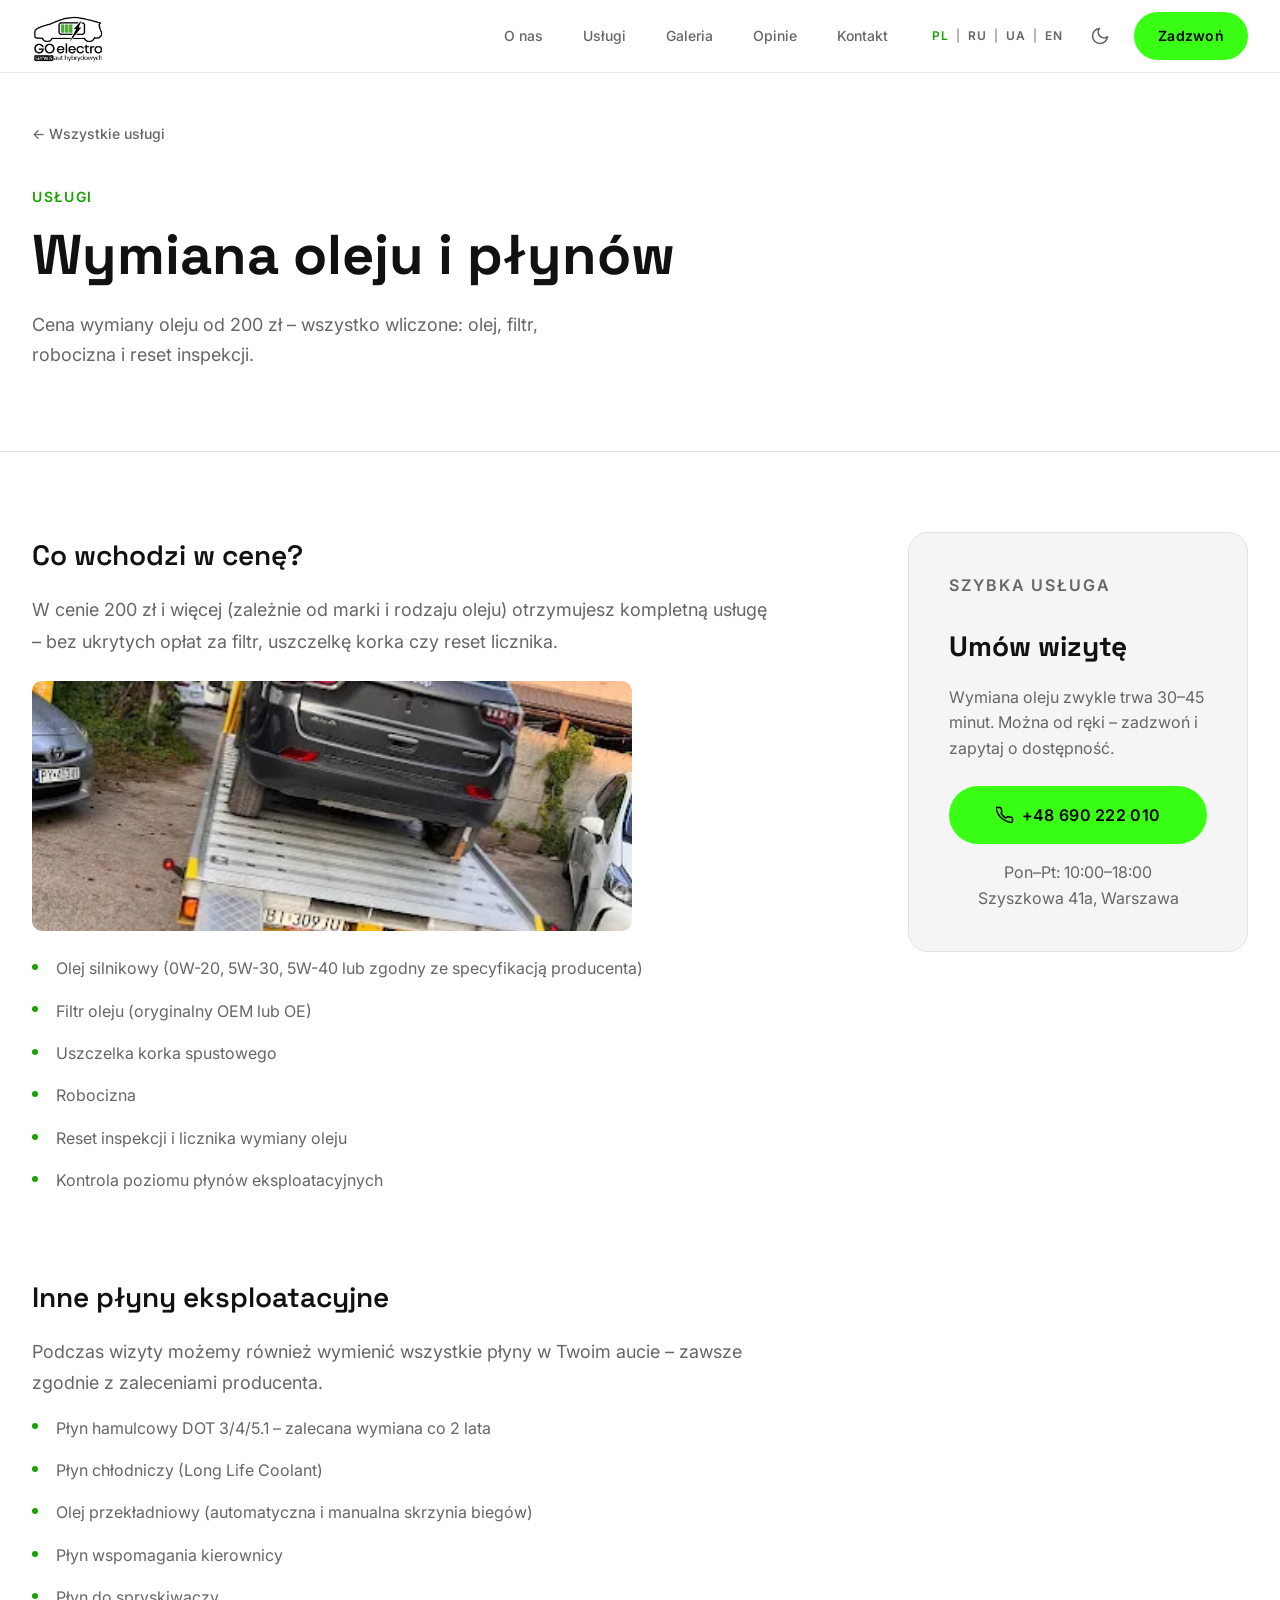
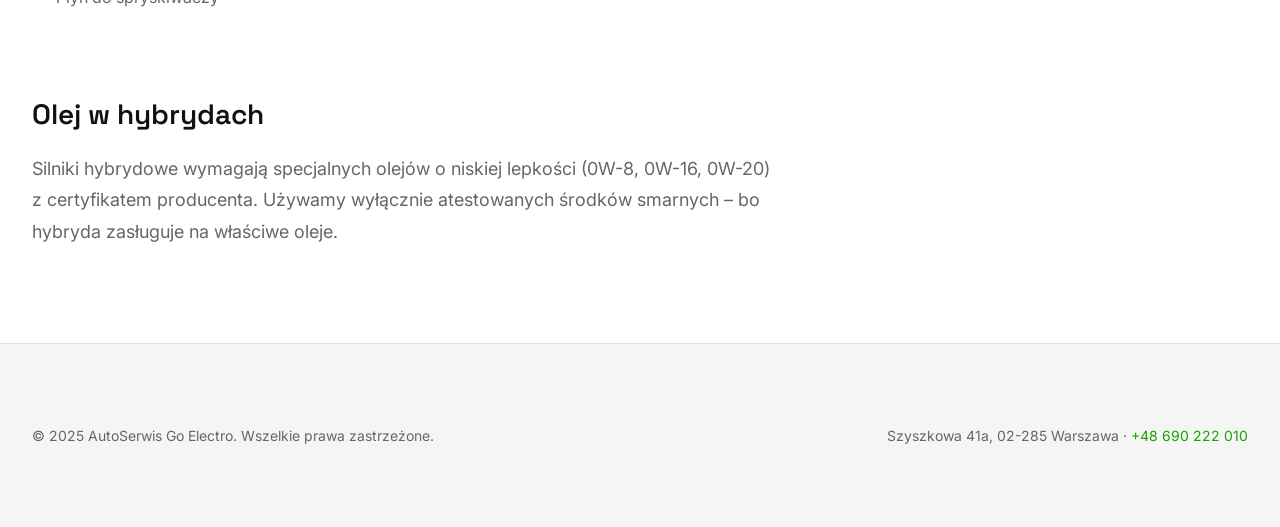
<file: uslugi/olej.html>
﻿<!DOCTYPE html>
<html lang="pl" data-theme="light">
<head>
  <meta charset="UTF-8">
  <link rel="icon" type="image/jpeg" href="../assets/img/favicon.jpg">
  <link rel="apple-touch-icon" href="../assets/img/favicon.jpg">
  <meta name="viewport" content="width=device-width, initial-scale=1.0">
  <title>Wymiana oleju i płynów – AutoSerwis Go Electro Warszawa</title>
  <meta name="description" content="Wymiana oleju silnikowego z filtrem, płyn hamulcowy, chłodniczy i skrzyni biegów. Cena od 200 zł – wszystko wliczone. Warszawa. +48 690 222 010.">
  <link rel="preconnect" href="https://fonts.googleapis.com">
  <link rel="preconnect" href="https://fonts.gstatic.com" crossorigin>
  <link href="https://fonts.googleapis.com/css2?family=Inter:wght@400;500;600&family=Space+Grotesk:wght@500;600;700&display=swap" rel="stylesheet">
  <link rel="stylesheet" href="../css/style.css">
  <link rel="stylesheet" href="../css/subpage.css">
</head>
<body>
<header class="nav scrolled" id="nav">
  <div class="nav__inner container">
    <a href="../index.html" class="nav__logo">
      <img id="navLogo" src="../assets/img/logo-black.png" style="height:75px;width:auto;" alt="Go Electro">
    </a>
    <nav class="nav__links">
      <a href="../index.html#about">O nas</a>
      <a href="../index.html#services">Usługi</a>
      <a href="../index.html#gallery">Galeria</a>
      <a href="../index.html#reviews">Opinie</a>
      <a href="../index.html#contact">Kontakt</a>
    </nav>
    <div class="nav__tools">
      <div class="lang-switcher">
        <button class="lang-btn active" data-lang="pl">PL</button>
        <span>|</span>
        <button class="lang-btn" data-lang="ru">RU</button>
        <span>|</span>
        <button class="lang-btn" data-lang="ua">UA</button>
        <span>|</span>
        <button class="lang-btn" data-lang="en">EN</button>
      </div>
      <button class="theme-toggle" id="theme-toggle" aria-label="Przełącz motyw">
        <svg class="icon-moon" width="20" height="20" viewBox="0 0 24 24" fill="none" stroke="currentColor" stroke-width="2" stroke-linecap="round" stroke-linejoin="round"><path d="M21 12.79A9 9 0 1111.21 3 7 7 0 0021 12.79z"/></svg>
        <svg class="icon-sun"  width="20" height="20" viewBox="0 0 24 24" fill="none" stroke="currentColor" stroke-width="2" stroke-linecap="round" stroke-linejoin="round"><circle cx="12" cy="12" r="5"/><line x1="12" y1="1" x2="12" y2="3"/><line x1="12" y1="21" x2="12" y2="23"/><line x1="4.22" y1="4.22" x2="5.64" y2="5.64"/><line x1="18.36" y1="18.36" x2="19.78" y2="19.78"/><line x1="1" y1="12" x2="3" y2="12"/><line x1="21" y1="12" x2="23" y2="12"/><line x1="4.22" y1="19.78" x2="5.64" y2="18.36"/><line x1="18.36" y1="5.64" x2="19.78" y2="4.22"/></svg>
      </button>
      <a href="tel:+48690222010" class="btn btn--accent nav__cta"><span data-sub="cta">Zadzwoń</span></a>
    </div>
  </div>
</header>

<main>
  <section class="subpage-hero">
    <div class="container">
      <a href="../index.html#services" class="subpage-back">← Wszystkie usługi</a>
      <p class="section__label">Usługi</p>
      <h1 class="subpage-hero__title">Wymiana oleju i płynów</h1>
      <p class="subpage-hero__sub">Cena wymiany oleju od 200 zł – wszystko wliczone: olej, filtr, robocizna i reset inspekcji.</p>
    </div>
  </section>

  <section class="section">
    <div class="container subpage-content">
      <div class="subpage-text">
        <h2>Co wchodzi w cenę?</h2>
        <p>W cenie 200 zł i więcej (zależnie od marki i rodzaju oleju) otrzymujesz kompletną usługę – bez ukrytych opłat za filtr, uszczelkę korka czy reset licznika.</p>
        <img src="../assets/img/gallery/g04.webp" style="width:100%;max-width:600px;height:250px;object-fit:cover;border-radius:10px;margin:1.5rem 0;display:block;" alt="">
        <ul>
          <li>Olej silnikowy (0W-20, 5W-30, 5W-40 lub zgodny ze specyfikacją producenta)</li>
          <li>Filtr oleju (oryginalny OEM lub OE)</li>
          <li>Uszczelka korka spustowego</li>
          <li>Robocizna</li>
          <li>Reset inspekcji i licznika wymiany oleju</li>
          <li>Kontrola poziomu płynów eksploatacyjnych</li>
        </ul>
        <h2>Inne płyny eksploatacyjne</h2>
        <p>Podczas wizyty możemy również wymienić wszystkie płyny w Twoim aucie – zawsze zgodnie z zaleceniami producenta.</p>
        <ul>
          <li>Płyn hamulcowy DOT 3/4/5.1 – zalecana wymiana co 2 lata</li>
          <li>Płyn chłodniczy (Long Life Coolant)</li>
          <li>Olej przekładniowy (automatyczna i manualna skrzynia biegów)</li>
          <li>Płyn wspomagania kierownicy</li>
          <li>Płyn do spryskiwaczy</li>
        </ul>
        <h2>Olej w hybrydach</h2>
        <p>Silniki hybrydowe wymagają specjalnych olejów o niskiej lepkości (0W-8, 0W-16, 0W-20) z certyfikatem producenta. Używamy wyłącznie atestowanych środków smarnych – bo hybryda zasługuje na właściwe oleje.</p>
      </div>
      <div class="subpage-cta-card">
        <p class="section__label">Szybka usługa</p>
        <h3 data-sub="book">Umów wizytę</h3>
        <p>Wymiana oleju zwykle trwa 30–45 minut. Można od ręki – zadzwoń i zapytaj o dostępność.</p>
        <a href="tel:+48690222010" class="btn btn--accent btn--lg">
          <svg width="18" height="18" viewBox="0 0 24 24" fill="none" stroke="currentColor" stroke-width="2" stroke-linecap="round" stroke-linejoin="round"><path d="M22 16.92v3a2 2 0 01-2.18 2 19.79 19.79 0 01-8.63-3.07A19.5 19.5 0 013.07 10.8a19.79 19.79 0 01-3.07-8.64A2 2 0 012 2h3a2 2 0 012 1.72c.127.96.361 1.903.7 2.81a2 2 0 01-.45 2.11L6.91 9.91a16 16 0 006.18 6.18l1.27-1.27a2 2 0 012.11-.45c.907.339 1.85.573 2.81.7A2 2 0 0122 16.92z"/></svg>
          +48 690 222 010
        </a>
        <p class="subpage-hours">Pon–Pt: 10:00–18:00<br>Szyszkowa 41a, Warszawa</p>
      </div>
    </div>
  </section>
</main>

<footer class="footer">
  <div class="container">
    <div class="footer__bottom">
      <p>© 2025 AutoSerwis Go Electro. Wszelkie prawa zastrzeżone.</p>
      <p>Szyszkowa 41a, 02-285 Warszawa · <a href="tel:+48690222010">+48 690 222 010</a></p>
    </div>
  </div>
</footer>

<script src="../js/subpage.js"></script>
</body>
</html>
</file>
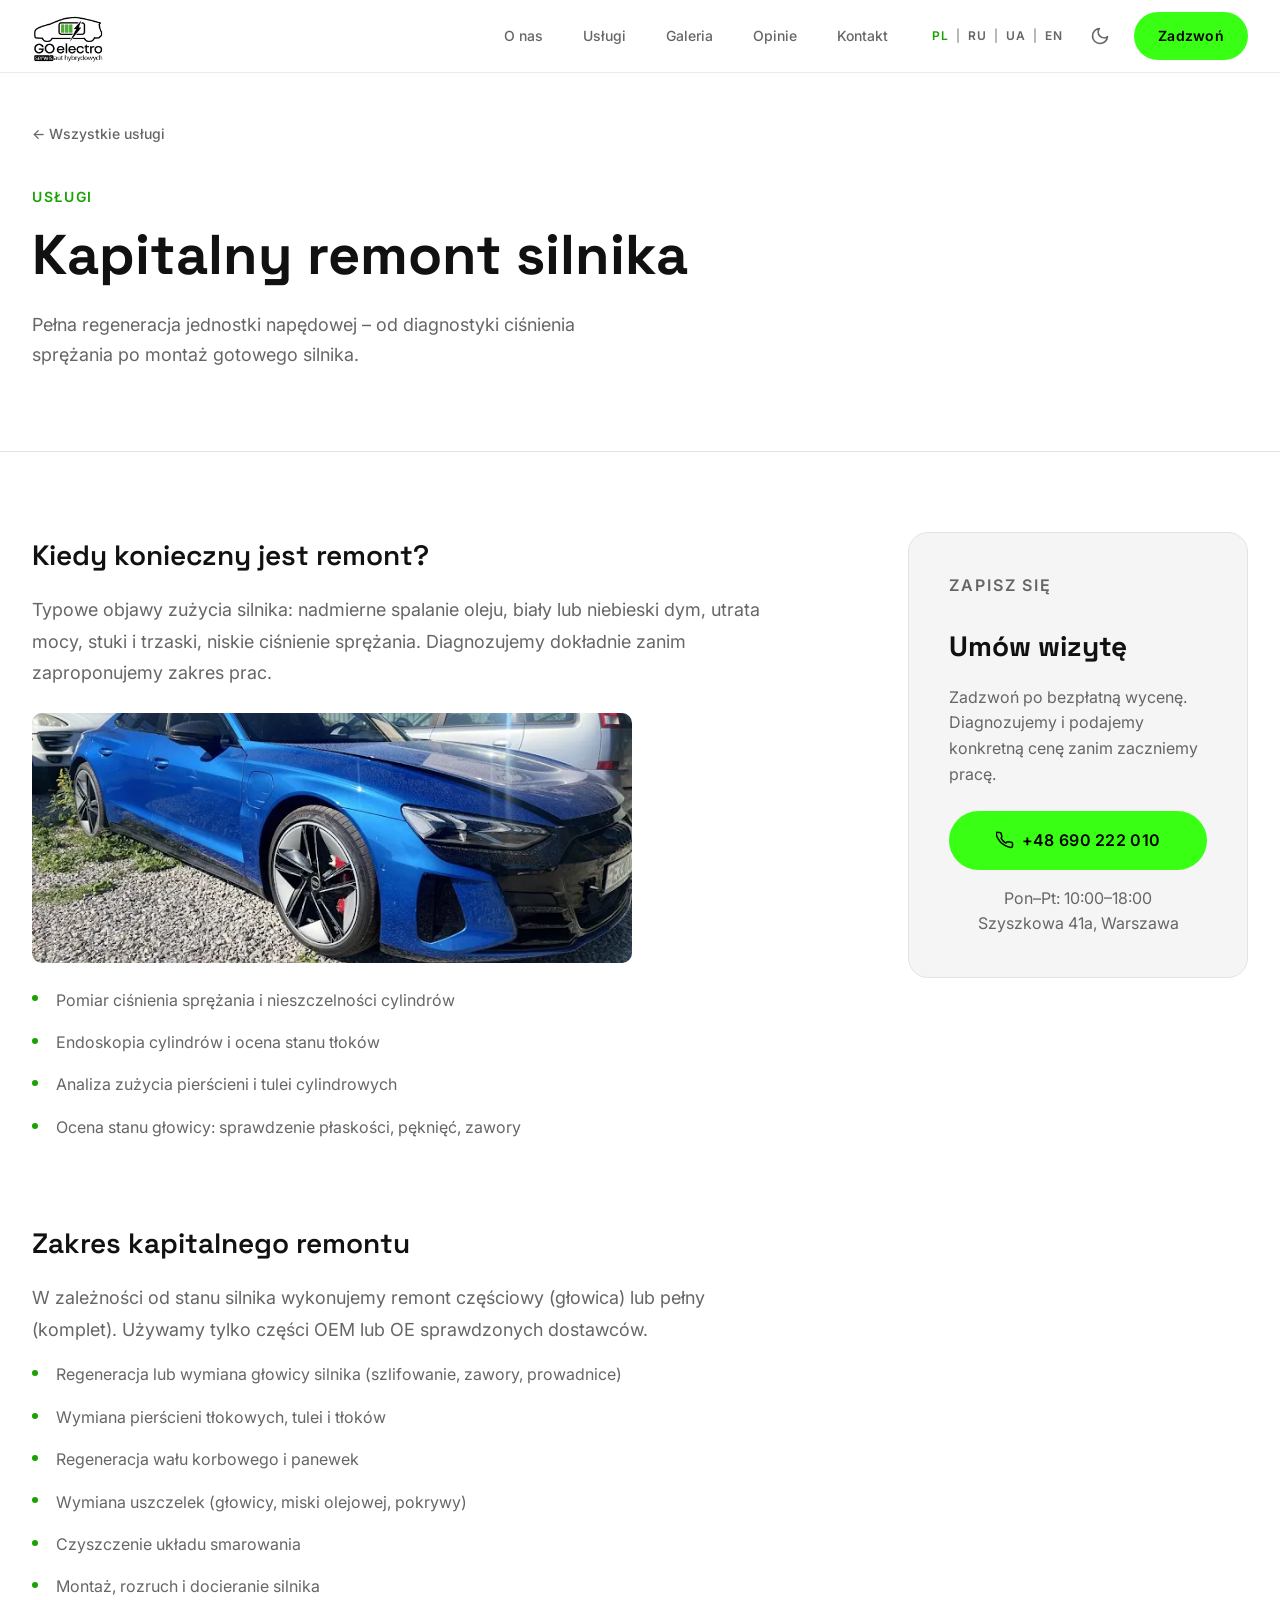
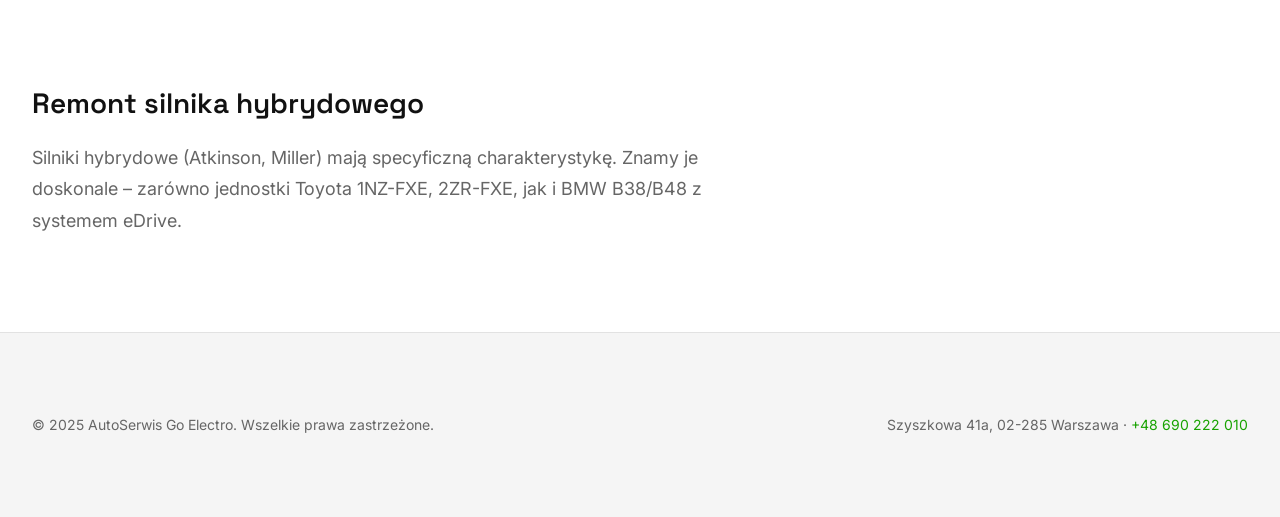
<file: uslugi/remont-silnika.html>
﻿<!DOCTYPE html>
<html lang="pl" data-theme="light">
<head>
  <meta charset="UTF-8">
  <link rel="icon" type="image/jpeg" href="../assets/img/favicon.jpg">
  <link rel="apple-touch-icon" href="../assets/img/favicon.jpg">
  <meta name="viewport" content="width=device-width, initial-scale=1.0">
  <title>Kapitalny remont silnika – AutoSerwis Go Electro Warszawa</title>
  <meta name="description" content="Pełny kapitalny remont silnika spalinowego i hybrydowego. Uszczelnienia, głowice, wały, tłoki. Warszawa. +48 690 222 010.">
  <link rel="preconnect" href="https://fonts.googleapis.com">
  <link rel="preconnect" href="https://fonts.gstatic.com" crossorigin>
  <link href="https://fonts.googleapis.com/css2?family=Inter:wght@400;500;600&family=Space+Grotesk:wght@500;600;700&display=swap" rel="stylesheet">
  <link rel="stylesheet" href="../css/style.css">
  <link rel="stylesheet" href="../css/subpage.css">
</head>
<body>
<header class="nav scrolled" id="nav">
  <div class="nav__inner container">
    <a href="../index.html" class="nav__logo">
      <img id="navLogo" src="../assets/img/logo-black.png" style="height:75px;width:auto;" alt="Go Electro">
    </a>
    <nav class="nav__links">
      <a href="../index.html#about">O nas</a>
      <a href="../index.html#services">Usługi</a>
      <a href="../index.html#gallery">Galeria</a>
      <a href="../index.html#reviews">Opinie</a>
      <a href="../index.html#contact">Kontakt</a>
    </nav>
    <div class="nav__tools">
      <div class="lang-switcher">
        <button class="lang-btn active" data-lang="pl">PL</button>
        <span>|</span>
        <button class="lang-btn" data-lang="ru">RU</button>
        <span>|</span>
        <button class="lang-btn" data-lang="ua">UA</button>
        <span>|</span>
        <button class="lang-btn" data-lang="en">EN</button>
      </div>
      <button class="theme-toggle" id="theme-toggle" aria-label="Przełącz motyw">
        <svg class="icon-moon" width="20" height="20" viewBox="0 0 24 24" fill="none" stroke="currentColor" stroke-width="2" stroke-linecap="round" stroke-linejoin="round"><path d="M21 12.79A9 9 0 1111.21 3 7 7 0 0021 12.79z"/></svg>
        <svg class="icon-sun"  width="20" height="20" viewBox="0 0 24 24" fill="none" stroke="currentColor" stroke-width="2" stroke-linecap="round" stroke-linejoin="round"><circle cx="12" cy="12" r="5"/><line x1="12" y1="1" x2="12" y2="3"/><line x1="12" y1="21" x2="12" y2="23"/><line x1="4.22" y1="4.22" x2="5.64" y2="5.64"/><line x1="18.36" y1="18.36" x2="19.78" y2="19.78"/><line x1="1" y1="12" x2="3" y2="12"/><line x1="21" y1="12" x2="23" y2="12"/><line x1="4.22" y1="19.78" x2="5.64" y2="18.36"/><line x1="18.36" y1="5.64" x2="19.78" y2="4.22"/></svg>
      </button>
      <a href="tel:+48690222010" class="btn btn--accent nav__cta"><span data-sub="cta">Zadzwoń</span></a>
    </div>
  </div>
</header>

<main>
  <section class="subpage-hero">
    <div class="container">
      <a href="../index.html#services" class="subpage-back">← Wszystkie usługi</a>
      <p class="section__label">Usługi</p>
      <h1 class="subpage-hero__title">Kapitalny remont silnika</h1>
      <p class="subpage-hero__sub">Pełna regeneracja jednostki napędowej – od diagnostyki ciśnienia sprężania po montaż gotowego silnika.</p>
    </div>
  </section>

  <section class="section">
    <div class="container subpage-content">
      <div class="subpage-text">
        <h2>Kiedy konieczny jest remont?</h2>
        <p>Typowe objawy zużycia silnika: nadmierne spalanie oleju, biały lub niebieski dym, utrata mocy, stuki i trzaski, niskie ciśnienie sprężania. Diagnozujemy dokładnie zanim zaproponujemy zakres prac.</p>
        <img src="../assets/img/gallery/g07.webp" style="width:100%;max-width:600px;height:250px;object-fit:cover;border-radius:10px;margin:1.5rem 0;display:block;" alt="">
        <ul>
          <li>Pomiar ciśnienia sprężania i nieszczelności cylindrów</li>
          <li>Endoskopia cylindrów i ocena stanu tłoków</li>
          <li>Analiza zużycia pierścieni i tulei cylindrowych</li>
          <li>Ocena stanu głowicy: sprawdzenie płaskości, pęknięć, zawory</li>
        </ul>
        <h2>Zakres kapitalnego remontu</h2>
        <p>W zależności od stanu silnika wykonujemy remont częściowy (głowica) lub pełny (komplet). Używamy tylko części OEM lub OE sprawdzonych dostawców.</p>
        <ul>
          <li>Regeneracja lub wymiana głowicy silnika (szlifowanie, zawory, prowadnice)</li>
          <li>Wymiana pierścieni tłokowych, tulei i tłoków</li>
          <li>Regeneracja wału korbowego i panewek</li>
          <li>Wymiana uszczelek (głowicy, miski olejowej, pokrywy)</li>
          <li>Czyszczenie układu smarowania</li>
          <li>Montaż, rozruch i docieranie silnika</li>
        </ul>
        <h2>Remont silnika hybrydowego</h2>
        <p>Silniki hybrydowe (Atkinson, Miller) mają specyficzną charakterystykę. Znamy je doskonale – zarówno jednostki Toyota 1NZ-FXE, 2ZR-FXE, jak i BMW B38/B48 z systemem eDrive.</p>
      </div>
      <div class="subpage-cta-card">
        <p class="section__label">Zapisz się</p>
        <h3 data-sub="book">Umów wizytę</h3>
        <p>Zadzwoń po bezpłatną wycenę. Diagnozujemy i podajemy konkretną cenę zanim zaczniemy pracę.</p>
        <a href="tel:+48690222010" class="btn btn--accent btn--lg">
          <svg width="18" height="18" viewBox="0 0 24 24" fill="none" stroke="currentColor" stroke-width="2" stroke-linecap="round" stroke-linejoin="round"><path d="M22 16.92v3a2 2 0 01-2.18 2 19.79 19.79 0 01-8.63-3.07A19.5 19.5 0 013.07 10.8a19.79 19.79 0 01-3.07-8.64A2 2 0 012 2h3a2 2 0 012 1.72c.127.96.361 1.903.7 2.81a2 2 0 01-.45 2.11L6.91 9.91a16 16 0 006.18 6.18l1.27-1.27a2 2 0 012.11-.45c.907.339 1.85.573 2.81.7A2 2 0 0122 16.92z"/></svg>
          +48 690 222 010
        </a>
        <p class="subpage-hours">Pon–Pt: 10:00–18:00<br>Szyszkowa 41a, Warszawa</p>
      </div>
    </div>
  </section>
</main>

<footer class="footer">
  <div class="container">
    <div class="footer__bottom">
      <p>© 2025 AutoSerwis Go Electro. Wszelkie prawa zastrzeżone.</p>
      <p>Szyszkowa 41a, 02-285 Warszawa · <a href="tel:+48690222010">+48 690 222 010</a></p>
    </div>
  </div>
</footer>

<script src="../js/subpage.js"></script>
</body>
</html>
</file>
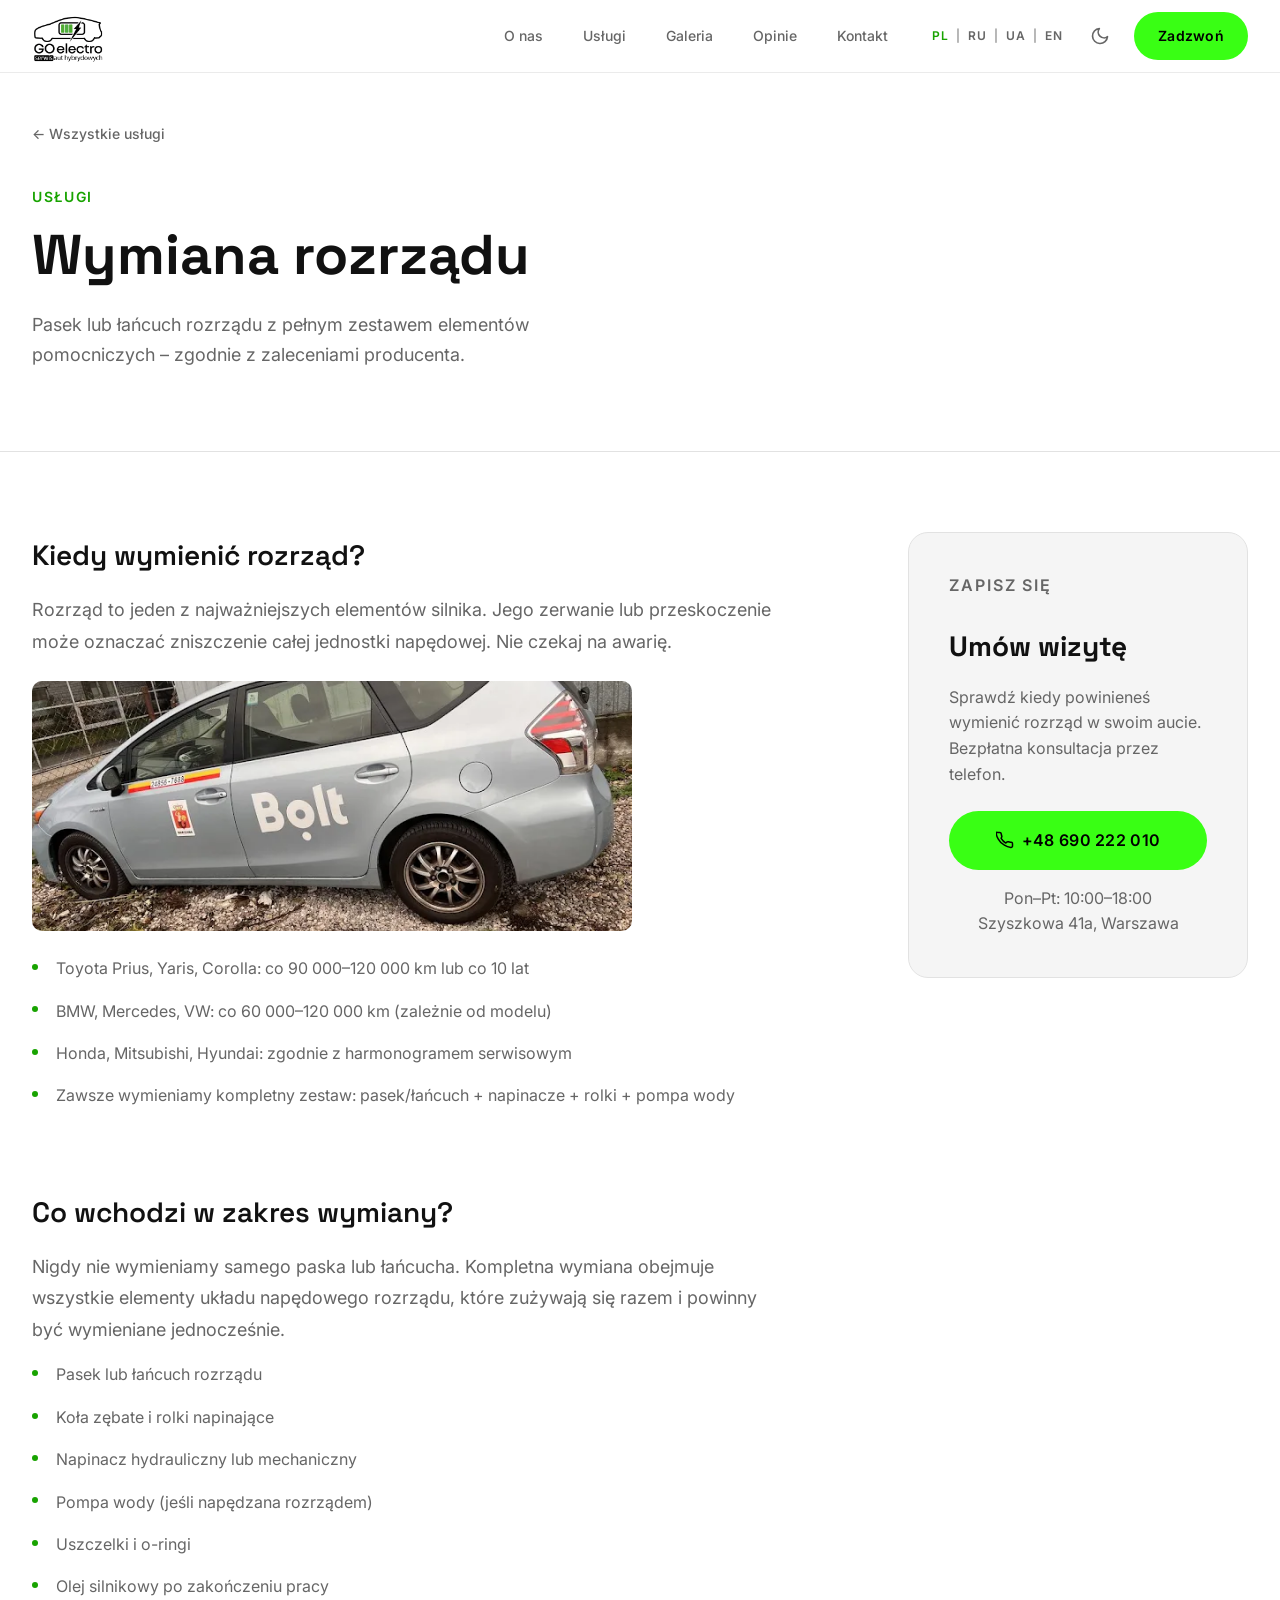
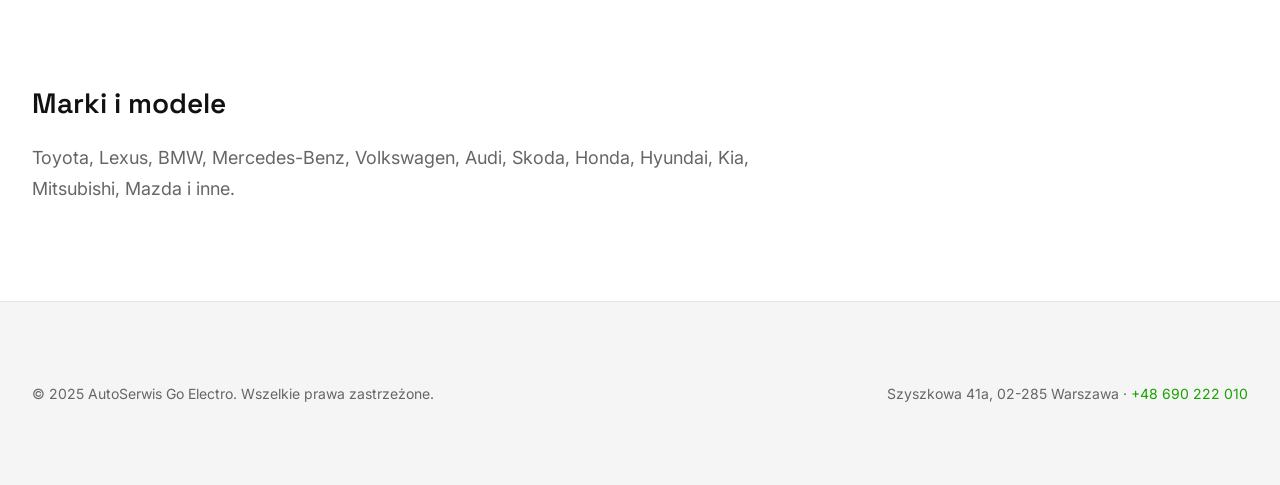
<file: uslugi/rozrzad.html>
﻿<!DOCTYPE html>
<html lang="pl" data-theme="light">
<head>
  <meta charset="UTF-8">
  <link rel="icon" type="image/jpeg" href="../assets/img/favicon.jpg">
  <link rel="apple-touch-icon" href="../assets/img/favicon.jpg">
  <meta name="viewport" content="width=device-width, initial-scale=1.0">
  <title>Wymiana rozrządu – AutoSerwis Go Electro Warszawa</title>
  <meta name="description" content="Wymiana paska i łańcucha rozrządu z kompletnymi elementami pomocniczymi. Toyota, Lexus, BMW, Mercedes. Warszawa. +48 690 222 010.">
  <link rel="preconnect" href="https://fonts.googleapis.com">
  <link rel="preconnect" href="https://fonts.gstatic.com" crossorigin>
  <link href="https://fonts.googleapis.com/css2?family=Inter:wght@400;500;600&family=Space+Grotesk:wght@500;600;700&display=swap" rel="stylesheet">
  <link rel="stylesheet" href="../css/style.css">
  <link rel="stylesheet" href="../css/subpage.css">
</head>
<body>
<header class="nav scrolled" id="nav">
  <div class="nav__inner container">
    <a href="../index.html" class="nav__logo">
      <img id="navLogo" src="../assets/img/logo-black.png" style="height:75px;width:auto;" alt="Go Electro">
    </a>
    <nav class="nav__links">
      <a href="../index.html#about">O nas</a>
      <a href="../index.html#services">Usługi</a>
      <a href="../index.html#gallery">Galeria</a>
      <a href="../index.html#reviews">Opinie</a>
      <a href="../index.html#contact">Kontakt</a>
    </nav>
    <div class="nav__tools">
      <div class="lang-switcher">
        <button class="lang-btn active" data-lang="pl">PL</button>
        <span>|</span>
        <button class="lang-btn" data-lang="ru">RU</button>
        <span>|</span>
        <button class="lang-btn" data-lang="ua">UA</button>
        <span>|</span>
        <button class="lang-btn" data-lang="en">EN</button>
      </div>
      <button class="theme-toggle" id="theme-toggle" aria-label="Przełącz motyw">
        <svg class="icon-moon" width="20" height="20" viewBox="0 0 24 24" fill="none" stroke="currentColor" stroke-width="2" stroke-linecap="round" stroke-linejoin="round"><path d="M21 12.79A9 9 0 1111.21 3 7 7 0 0021 12.79z"/></svg>
        <svg class="icon-sun"  width="20" height="20" viewBox="0 0 24 24" fill="none" stroke="currentColor" stroke-width="2" stroke-linecap="round" stroke-linejoin="round"><circle cx="12" cy="12" r="5"/><line x1="12" y1="1" x2="12" y2="3"/><line x1="12" y1="21" x2="12" y2="23"/><line x1="4.22" y1="4.22" x2="5.64" y2="5.64"/><line x1="18.36" y1="18.36" x2="19.78" y2="19.78"/><line x1="1" y1="12" x2="3" y2="12"/><line x1="21" y1="12" x2="23" y2="12"/><line x1="4.22" y1="19.78" x2="5.64" y2="18.36"/><line x1="18.36" y1="5.64" x2="19.78" y2="4.22"/></svg>
      </button>
      <a href="tel:+48690222010" class="btn btn--accent nav__cta"><span data-sub="cta">Zadzwoń</span></a>
    </div>
  </div>
</header>

<main>
  <section class="subpage-hero">
    <div class="container">
      <a href="../index.html#services" class="subpage-back">← Wszystkie usługi</a>
      <p class="section__label">Usługi</p>
      <h1 class="subpage-hero__title">Wymiana rozrządu</h1>
      <p class="subpage-hero__sub">Pasek lub łańcuch rozrządu z pełnym zestawem elementów pomocniczych – zgodnie z zaleceniami producenta.</p>
    </div>
  </section>

  <section class="section">
    <div class="container subpage-content">
      <div class="subpage-text">
        <h2>Kiedy wymienić rozrząd?</h2>
        <p>Rozrząd to jeden z najważniejszych elementów silnika. Jego zerwanie lub przeskoczenie może oznaczać zniszczenie całej jednostki napędowej. Nie czekaj na awarię.</p>
        <img src="../assets/img/gallery/g08.webp" style="width:100%;max-width:600px;height:250px;object-fit:cover;border-radius:10px;margin:1.5rem 0;display:block;" alt="">
        <ul>
          <li>Toyota Prius, Yaris, Corolla: co 90 000–120 000 km lub co 10 lat</li>
          <li>BMW, Mercedes, VW: co 60 000–120 000 km (zależnie od modelu)</li>
          <li>Honda, Mitsubishi, Hyundai: zgodnie z harmonogramem serwisowym</li>
          <li>Zawsze wymieniamy kompletny zestaw: pasek/łańcuch + napinacze + rolki + pompa wody</li>
        </ul>
        <h2>Co wchodzi w zakres wymiany?</h2>
        <p>Nigdy nie wymieniamy samego paska lub łańcucha. Kompletna wymiana obejmuje wszystkie elementy układu napędowego rozrządu, które zużywają się razem i powinny być wymieniane jednocześnie.</p>
        <ul>
          <li>Pasek lub łańcuch rozrządu</li>
          <li>Koła zębate i rolki napinające</li>
          <li>Napinacz hydrauliczny lub mechaniczny</li>
          <li>Pompa wody (jeśli napędzana rozrządem)</li>
          <li>Uszczelki i o-ringi</li>
          <li>Olej silnikowy po zakończeniu pracy</li>
        </ul>
        <h2>Marki i modele</h2>
        <p>Toyota, Lexus, BMW, Mercedes-Benz, Volkswagen, Audi, Skoda, Honda, Hyundai, Kia, Mitsubishi, Mazda i inne.</p>
      </div>
      <div class="subpage-cta-card">
        <p class="section__label">Zapisz się</p>
        <h3 data-sub="book">Umów wizytę</h3>
        <p>Sprawdź kiedy powinieneś wymienić rozrząd w swoim aucie. Bezpłatna konsultacja przez telefon.</p>
        <a href="tel:+48690222010" class="btn btn--accent btn--lg">
          <svg width="18" height="18" viewBox="0 0 24 24" fill="none" stroke="currentColor" stroke-width="2" stroke-linecap="round" stroke-linejoin="round"><path d="M22 16.92v3a2 2 0 01-2.18 2 19.79 19.79 0 01-8.63-3.07A19.5 19.5 0 013.07 10.8a19.79 19.79 0 01-3.07-8.64A2 2 0 012 2h3a2 2 0 012 1.72c.127.96.361 1.903.7 2.81a2 2 0 01-.45 2.11L6.91 9.91a16 16 0 006.18 6.18l1.27-1.27a2 2 0 012.11-.45c.907.339 1.85.573 2.81.7A2 2 0 0122 16.92z"/></svg>
          +48 690 222 010
        </a>
        <p class="subpage-hours">Pon–Pt: 10:00–18:00<br>Szyszkowa 41a, Warszawa</p>
      </div>
    </div>
  </section>
</main>

<footer class="footer">
  <div class="container">
    <div class="footer__bottom">
      <p>© 2025 AutoSerwis Go Electro. Wszelkie prawa zastrzeżone.</p>
      <p>Szyszkowa 41a, 02-285 Warszawa · <a href="tel:+48690222010">+48 690 222 010</a></p>
    </div>
  </div>
</footer>

<script src="../js/subpage.js"></script>
</body>
</html>
</file>
<file: css/style.css>
/* ============================================================
   DESIGN TOKENS — light (default) + dark mode
   ============================================================ */
:root {
  --c-bg:           #ffffff;
  --c-bg-alt:       #f5f5f5;
  --c-surface:      #ffffff;
  --c-surface-2:    #f0f0f0;
  --c-border:       #e2e2e2;
  --c-accent:       #18a300;
  --c-accent-btn:   #39FF14;
  --c-accent-glow:  rgba(24,163,0,0.10);
  --c-text:         #111111;
  --c-text-muted:   #666666;
  --c-white:        #ffffff;
  --c-nav-bg:       rgba(255,255,255,0.96);
  --c-nav-border:   rgba(0,0,0,0.08);

  --font-display: 'Space Grotesk', sans-serif;
  --font-body:    'Inter', sans-serif;

  --text-sm:    0.875rem;
  --text-base:  1rem;
  --text-lg:    1.125rem;
  --text-xl:    1.375rem;
  --text-2xl:   1.75rem;
  --text-3xl:   2.25rem;
  --text-hero:  clamp(2.75rem, 7vw, 5.5rem);

  --sp-xs:  0.5rem;
  --sp-sm:  1rem;
  --sp-md:  1.5rem;
  --sp-lg:  2.5rem;
  --sp-xl:  5rem;
  --sp-2xl: 8rem;

  --r-sm:   4px;
  --r-md:   10px;
  --r-lg:   20px;
  --r-pill: 9999px;

  --ease:       cubic-bezier(0.16, 1, 0.3, 1);
  --dur-fast:   180ms;
  --dur-base:   340ms;

  --shadow-sm:   0 1px 4px rgba(0,0,0,0.08);
  --shadow-card: 0 4px 24px rgba(0,0,0,0.08);
  --shadow-glow: 0 0 28px rgba(57,255,20,0.35);

  --container:    1280px;
  --gutter:       clamp(1rem, 4vw, 2rem);
}

[data-theme="dark"] {
  --c-bg:           #0a0a0a;
  --c-bg-alt:       #111111;
  --c-surface:      #111111;
  --c-surface-2:    #1a1a1a;
  --c-border:       #242424;
  --c-accent:       #39FF14;
  --c-accent-btn:   #39FF14;
  --c-accent-glow:  rgba(57,255,20,0.12);
  --c-text:         #f0f0f0;
  --c-text-muted:   #888888;
  --c-nav-bg:       rgba(17,17,17,0.96);
  --c-nav-border:   rgba(255,255,255,0.06);
  --shadow-card:    0 4px 32px rgba(0,0,0,0.55);
}

/* ============================================================
   RESET & BASE
   ============================================================ */
*, *::before, *::after { box-sizing: border-box; margin: 0; padding: 0; }

html {
  scroll-behavior: smooth;
  scroll-padding-top: 72px;
}

body {
  background: var(--c-bg);
  color: var(--c-text);
  font-family: var(--font-body);
  font-size: var(--text-base);
  line-height: 1.65;
  -webkit-font-smoothing: antialiased;
  overflow-x: hidden;
  transition: background var(--dur-base) var(--ease), color var(--dur-base) var(--ease);
}

img, video, iframe { display: block; max-width: 100%; }
a { color: inherit; text-decoration: none; }
blockquote { font-style: italic; }
button { cursor: pointer; border: none; background: none; font: inherit; }

/* ============================================================
   UTILITIES
   ============================================================ */
.container {
  width: 100%;
  max-width: var(--container);
  margin-inline: auto;
  padding-inline: var(--gutter);
}

.section          { padding-block: var(--sp-xl); }
.section--alt     { background: var(--c-bg-alt); }

.section__label {
  font-size: var(--text-sm);
  font-weight: 600;
  letter-spacing: 0.12em;
  text-transform: uppercase;
  color: var(--c-accent);
  margin-bottom: var(--sp-sm);
}

.section__title {
  font-family: var(--font-display);
  font-size: var(--text-3xl);
  font-weight: 700;
  line-height: 1.15;
  color: var(--c-text);
  margin-bottom: var(--sp-md);
}

.section__sub {
  font-size: var(--text-lg);
  color: var(--c-text-muted);
  max-width: 540px;
  margin-bottom: var(--sp-lg);
}

.text-muted { color: var(--c-text-muted); }

/* ============================================================
   BUTTONS
   ============================================================ */
.btn {
  display: inline-flex;
  align-items: center;
  gap: var(--sp-xs);
  padding: 0.75rem 1.5rem;
  border-radius: var(--r-pill);
  font-family: var(--font-body);
  font-size: var(--text-sm);
  font-weight: 600;
  letter-spacing: 0.02em;
  transition: all var(--dur-base) var(--ease);
  white-space: nowrap;
}

.btn--accent {
  background: var(--c-accent-btn);
  color: #000;
}
.btn--accent:hover, .btn--accent:focus-visible {
  box-shadow: var(--shadow-glow);
  transform: translateY(-2px);
}

.btn--outline {
  background: transparent;
  color: var(--c-text);
  border: 1.5px solid var(--c-border);
}
.btn--outline:hover, .btn--outline:focus-visible {
  border-color: var(--c-accent);
  color: var(--c-accent);
  transform: translateY(-2px);
}

.btn--outline-white {
  background: transparent;
  color: #fff;
  border: 1.5px solid rgba(255,255,255,0.5);
}
.btn--outline-white:hover {
  border-color: #fff;
  background: rgba(255,255,255,0.1);
  transform: translateY(-2px);
}

.btn--lg { padding: 1rem 2rem; font-size: var(--text-base); }

/* ============================================================
   NAV
   ============================================================ */
.nav {
  position: fixed;
  top: 0; left: 0; right: 0;
  z-index: 1000;
  transition: background var(--dur-base) var(--ease),
              box-shadow var(--dur-base) var(--ease);
}

.nav.scrolled {
  background: var(--c-nav-bg);
  backdrop-filter: blur(16px);
  -webkit-backdrop-filter: blur(16px);
  box-shadow: 0 1px 0 var(--c-nav-border);
}

.nav__inner {
  display: flex;
  align-items: center;
  gap: var(--sp-md);
  height: 72px;
}

.nav__logo img {
  height: 80px;
  width: auto;
}

[data-theme="dark"] .footer__logo img {
  filter: brightness(0) invert(1);
}

.nav__links {
  display: flex;
  align-items: center;
  gap: var(--sp-lg);
  margin-left: auto;
}

.nav__links a {
  font-size: var(--text-sm);
  font-weight: 500;
  color: var(--c-text-muted);
  position: relative;
  transition: color var(--dur-fast) var(--ease);
}
.nav__links a::after {
  content: '';
  position: absolute;
  bottom: -4px; left: 0; right: 0;
  height: 2px;
  background: var(--c-accent);
  transform: scaleX(0);
  transition: transform var(--dur-fast) var(--ease);
  border-radius: 2px;
}
.nav__links a:hover { color: var(--c-text); }
.nav__links a:hover::after { transform: scaleX(1); }

/* Nav on hero (transparent) — white links */
.nav:not(.scrolled) .nav__links a { color: rgba(255,255,255,0.75); }
.nav:not(.scrolled) .nav__links a:hover { color: #fff; }

.nav__tools {
  display: flex;
  align-items: center;
  gap: var(--sp-sm);
  margin-left: var(--sp-sm);
}

/* Language switcher */
.lang-switcher {
  display: flex;
  align-items: center;
  gap: 4px;
  font-size: 0.75rem;
  color: var(--c-text-muted);
}

.nav:not(.scrolled) .lang-switcher { color: rgba(255,255,255,0.5); }

.lang-btn {
  font-size: 0.75rem;
  font-weight: 600;
  font-family: var(--font-body);
  color: var(--c-text-muted);
  padding: 2px 4px;
  border-radius: var(--r-sm);
  transition: color var(--dur-fast) var(--ease);
  letter-spacing: 0.04em;
}
.lang-btn:hover { color: var(--c-text); }
.lang-btn.active { color: var(--c-accent); }
.nav:not(.scrolled) .lang-btn { color: rgba(255,255,255,0.5); }
.nav:not(.scrolled) .lang-btn.active { color: var(--c-accent-btn); }

/* Dark mode toggle */
.theme-toggle {
  width: 36px;
  height: 36px;
  display: flex;
  align-items: center;
  justify-content: center;
  color: var(--c-text-muted);
  border-radius: 50%;
  transition: background var(--dur-fast) var(--ease), color var(--dur-fast) var(--ease);
}
.theme-toggle:hover { background: var(--c-surface-2); color: var(--c-text); }

.nav:not(.scrolled) .theme-toggle { color: rgba(255,255,255,0.7); }
.nav:not(.scrolled) .theme-toggle:hover { background: rgba(255,255,255,0.1); color: #fff; }

.icon-sun  { display: none; }
.icon-moon { display: block; }
[data-theme="dark"] .icon-sun  { display: block; }
[data-theme="dark"] .icon-moon { display: none; }

/* Hamburger */
.nav__hamburger {
  display: none;
  flex-direction: column;
  gap: 5px;
  padding: 4px;
}
.nav__hamburger span {
  display: block;
  width: 24px; height: 2px;
  background: var(--c-text);
  border-radius: 2px;
  transition: all var(--dur-fast) var(--ease);
}
.nav:not(.scrolled) .nav__hamburger span { background: #fff; }

.nav__hamburger[aria-expanded="true"] span:nth-child(1) { transform: translateY(7px) rotate(45deg); }
.nav__hamburger[aria-expanded="true"] span:nth-child(2) { opacity: 0; }
.nav__hamburger[aria-expanded="true"] span:nth-child(3) { transform: translateY(-7px) rotate(-45deg); }

/* Mobile-only lang switcher — hidden on desktop */
.lang-switcher-nav { display: none !important; }

.nav__mobile {
  display: none;
  flex-direction: column;
  background: var(--c-bg);
  padding: var(--sp-md) var(--gutter) var(--sp-lg);
  border-top: 1px solid var(--c-border);
}
.nav__mobile.open { display: flex; }

.nav__mobile-lang {
  display: flex;
  align-items: center;
  gap: 6px;
  padding-bottom: var(--sp-md);
  border-bottom: 1px solid var(--c-border);
  margin-bottom: var(--sp-sm);
  color: var(--c-text-muted);
  font-size: 0.75rem;
}

.nav__mobile a {
  padding: var(--sp-sm) 0;
  font-size: var(--text-lg);
  font-weight: 500;
  border-bottom: 1px solid var(--c-border);
  color: var(--c-text);
}
.nav__mobile .btn {
  margin-top: var(--sp-md);
  justify-content: center;
  width: 100%;
}

/* ============================================================
   HERO
   ============================================================ */
.hero {
  position: relative;
  min-height: 100svh;
  display: flex;
  align-items: center;
  overflow: hidden;
}

/* Hero slideshow — JS-driven */
.hero__slides {
  position: absolute;
  inset: 0;
  z-index: 0;
}

.hero-slides {
  position: absolute;
  inset: 0;
}

.hero-slide {
  position: absolute;
  inset: 0;
  background-size: cover;
  background-position: center;
  opacity: 0;
  transform: scale(1.0);
  transition: opacity 1.2s ease;
  will-change: transform, opacity;
}

.hero-slide.active {
  opacity: 1;
  animation: zoomSlow 8s linear forwards;
}

@keyframes zoomSlow {
  from { transform: scale(1.0); }
  to   { transform: scale(1.10); }
}

.hero__overlay {
  position: absolute;
  inset: 0;
  z-index: 1;
  background: linear-gradient(
    to right,
    rgba(0,0,0,0.75) 0%,
    rgba(0,0,0,0.40) 60%,
    rgba(0,0,0,0.10) 100%
  );
}

/* Smooth transition hero → white section */
.hero::after {
  content: '';
  position: absolute;
  bottom: 0; left: 0; right: 0;
  height: 100px;
  background: linear-gradient(to bottom, transparent, var(--c-bg));
  z-index: 2;
  pointer-events: none;
}

.hero__content {
  position: relative;
  z-index: 10;
  padding-top: 96px;
  padding-bottom: var(--sp-2xl);
  max-width: 680px;
}

.hero__title {
  font-family: var(--font-display);
  font-size: var(--text-hero);
  font-weight: 700;
  line-height: 1.05;
  color: #ffffff;
  letter-spacing: -0.02em;
  margin-bottom: var(--sp-md);
  text-shadow: 0 2px 8px rgba(0,0,0,0.50);
}
.hero__title em {
  font-style: normal;
  color: var(--c-accent-btn);
  text-shadow: 0 2px 12px rgba(0,0,0,0.40);
}

.hero__sub {
  font-size: var(--text-lg);
  color: rgba(255,255,255,0.90);
  margin-bottom: var(--sp-lg);
  max-width: 460px;
  line-height: 1.7;
  text-shadow: 0 1px 6px rgba(0,0,0,0.45);
}

.hero__actions {
  display: flex;
  gap: var(--sp-sm);
  flex-wrap: wrap;
}

.hero__scroll-hint {
  position: absolute;
  bottom: var(--sp-lg);
  left: 50%;
  transform: translateX(-50%);
  z-index: 3;
}
.hero__scroll-hint span {
  display: block;
  width: 1px; height: 48px;
  background: linear-gradient(to bottom, transparent, var(--c-accent-btn));
  animation: scrollHint 2s ease-in-out infinite;
}
@keyframes scrollHint {
  0%, 100% { opacity: 0; transform: scaleY(0); transform-origin: top; }
  50%       { opacity: 1; transform: scaleY(1); transform-origin: top; }
}

/* ============================================================
   ABOUT
   ============================================================ */
.about__grid {
  display: grid;
  grid-template-columns: 1fr 340px;
  gap: var(--sp-2xl);
  align-items: start;
}

.about__desc {
  color: var(--c-text-muted);
  font-size: var(--text-lg);
  line-height: 1.75;
  margin-bottom: var(--sp-lg);
}

.about__pillars {
  display: flex;
  flex-direction: column;
  gap: var(--sp-md);
}

.about__pillar {
  display: flex;
  gap: var(--sp-md);
  align-items: flex-start;
}

.about__pillar-icon {
  flex-shrink: 0;
  width: 48px; height: 48px;
  display: flex;
  align-items: center;
  justify-content: center;
  background: var(--c-accent-glow);
  border: 1px solid color-mix(in srgb, var(--c-accent) 25%, transparent);
  border-radius: var(--r-md);
  color: var(--c-accent);
}

.about__pillar strong {
  display: block;
  font-family: var(--font-display);
  font-size: var(--text-lg);
  font-weight: 600;
  color: var(--c-text);
  margin-bottom: 4px;
}
.about__pillar p {
  font-size: var(--text-sm);
  color: var(--c-text-muted);
  line-height: 1.65;
}

.about__video {
  border-radius: var(--r-lg);
  overflow: hidden;
  border: 1px solid var(--c-border);
  box-shadow: var(--shadow-card);
  background: #000;
  position: sticky;
  top: 88px;
}
.about__video iframe {
  display: block;
  width: 100%;
  aspect-ratio: 9 / 16;
  border: none;
}

/* ============================================================
   SERVICES
   ============================================================ */
.services__grid {
  display: grid;
  grid-template-columns: repeat(4, 1fr);
  gap: var(--sp-md);
}

.service-card {
  background: var(--c-surface);
  border: 1px solid var(--c-border);
  border-radius: var(--r-lg);
  padding: 0;
  overflow: hidden;
  transition: border-color var(--dur-base) var(--ease),
              transform var(--dur-base) var(--ease),
              box-shadow var(--dur-base) var(--ease);
  display: block;
  color: inherit;
}

.service-card:hover {
  border-color: color-mix(in srgb, var(--c-accent) 50%, transparent);
  transform: translateY(-4px);
  box-shadow: var(--shadow-card);
}

.service-card__img {
  width: 100%;
  height: 200px;
  object-fit: cover;
  object-position: center;
  display: block;
  transition: transform var(--dur-base) var(--ease);
}
.service-card:hover .service-card__img { transform: scale(1.04); }

.service-card__body {
  padding: var(--sp-md);
}

.service-card h3 {
  font-family: var(--font-display);
  font-size: var(--text-lg);
  font-weight: 600;
  color: var(--c-text);
  margin-bottom: 8px;
  line-height: 1.3;
}
.service-card p {
  font-size: var(--text-sm);
  color: var(--c-text-muted);
  line-height: 1.65;
}

/* ============================================================
   BRANDS — MARQUEE
   ============================================================ */
.brands { padding-block: var(--sp-xl); }

.brands__marquee-wrap {
  overflow: hidden;
  margin-block: var(--sp-lg);
  mask: linear-gradient(to right, transparent 0%, black 8%, black 92%, transparent 100%);
  -webkit-mask: linear-gradient(to right, transparent 0%, black 8%, black 92%, transparent 100%);
}

.brands__marquee {
  display: flex;
  gap: 3rem;
  width: max-content;
  animation: marquee 22s linear infinite;
}

.brands__marquee span {
  font-family: var(--font-display);
  font-size: clamp(1.25rem, 2.5vw, 1.75rem);
  font-weight: 600;
  color: var(--c-text-muted);
  letter-spacing: 0.05em;
  text-transform: uppercase;
  white-space: nowrap;
  transition: color var(--dur-fast) var(--ease);
}
.brands__marquee span:hover { color: var(--c-text); }
.brands__more { font-style: italic; }

@keyframes marquee {
  from { transform: translateX(0); }
  to   { transform: translateX(-50%); }
}

.brands__sub {
  font-size: var(--text-base);
  color: var(--c-text-muted);
  line-height: 1.7;
  max-width: 720px;
}

/* ============================================================
   EWAKUACJA
   ============================================================ */
.evac__grid {
  display: grid;
  grid-template-columns: 1fr 1.2fr;
  gap: var(--sp-2xl);
  align-items: center;
}

.evac__desc {
  font-size: var(--text-lg);
  color: var(--c-text-muted);
  line-height: 1.75;
  margin-bottom: var(--sp-sm);
}

.evac__price {
  margin-bottom: var(--sp-lg);
}

.evac__price-tag {
  display: inline-block;
  font-family: var(--font-display);
  font-size: var(--text-xl);
  font-weight: 600;
  color: var(--c-accent);
}

.evac__photos {
  display: grid;
  grid-template-columns: 1fr;
  gap: var(--sp-sm);
}

.evac__photo--main {
  width: 100%;
  height: 300px;
  object-fit: cover;
  border-radius: var(--r-lg);
  box-shadow: var(--shadow-card);
}

.evac__photos-sm {
  display: grid;
  grid-template-columns: 1fr 1fr;
  gap: var(--sp-sm);
}

.evac__photos-sm img {
  width: 100%;
  height: 160px;
  object-fit: cover;
  border-radius: var(--r-md);
  box-shadow: var(--shadow-card);
}

/* ============================================================
   VIDEO
   ============================================================ */
.video__grid {
  display: grid;
  grid-template-columns: repeat(5, 1fr);
  gap: var(--sp-md);
}

.video__item {
  position: relative;
  aspect-ratio: 9 / 16;
  background: var(--c-surface-2);
  border-radius: var(--r-lg);
  overflow: hidden;
  border: 1px solid var(--c-border);
}
.video__item iframe {
  position: absolute;
  inset: 0;
  width: 100%; height: 100%;
  border: none;
}

/* ============================================================
   GALLERY — horizontal scroll (Fight Mode style)
   ============================================================ */
.gallery-scroll-wrap { position: relative; }

.gallery-scroll {
  display: flex;
  overflow-x: auto;
  scroll-behavior: smooth;
  -webkit-overflow-scrolling: touch;
  scroll-snap-type: x mandatory;
  gap: 10px;
  padding-bottom: 8px;
  scrollbar-width: thin;
  scrollbar-color: var(--c-accent-btn) transparent;
}
.gallery-scroll::-webkit-scrollbar { height: 4px; }
.gallery-scroll::-webkit-scrollbar-thumb { background: var(--c-accent-btn); border-radius: 2px; }
.gallery-scroll::-webkit-scrollbar-track { background: transparent; }

.gallery-scroll-item {
  flex-shrink: 0;
  height: 260px;
  width: auto;
  scroll-snap-align: start;
  border-radius: var(--r-md);
  overflow: hidden;
  cursor: pointer;
}
.gallery-scroll-item img {
  height: 100%;
  width: auto;
  display: block;
  border-radius: var(--r-md);
  transition: filter 0.3s;
  flex-shrink: 0;
}
.gallery-scroll-item:hover img { filter: brightness(1.1); }

@media (max-width: 768px) {
  .gallery-scroll-item { height: 200px; }
}

/* Lightbox */
.lightbox {
  position: fixed;
  inset: 0;
  z-index: 2000;
  background: rgba(0,0,0,0.97);
  display: flex;
  align-items: center;
  justify-content: center;
  opacity: 0;
  pointer-events: none;
  transition: opacity var(--dur-base) var(--ease);
}
.lightbox.open { opacity: 1; pointer-events: all; }

.lightbox__img-wrap img {
  max-width: 90vw;
  max-height: 90vh;
  object-fit: contain;
  border-radius: var(--r-md);
  transition: opacity 0.12s ease;
}

.lightbox__close,
.lightbox__prev,
.lightbox__next {
  position: absolute;
  background: rgba(255,255,255,0.10);
  color: #fff;
  border-radius: 50%;
  width: 48px; height: 48px;
  display: flex;
  align-items: center;
  justify-content: center;
  transition: background var(--dur-fast) var(--ease);
}
.lightbox__close:hover,
.lightbox__prev:hover,
.lightbox__next:hover { background: rgba(255,255,255,0.22); }

.lightbox__close { top: var(--sp-lg); right: var(--sp-lg); }
.lightbox__prev  { left: var(--sp-lg); top: 50%; transform: translateY(-50%); }
.lightbox__next  { right: var(--sp-lg); top: 50%; transform: translateY(-50%); }

/* ============================================================
   REVIEWS
   ============================================================ */
.reviews__summary {
  display: flex;
  align-items: center;
  gap: var(--sp-md);
  margin-bottom: var(--sp-lg);
}

.reviews__score {
  font-family: var(--font-display);
  font-size: 3.5rem;
  font-weight: 700;
  line-height: 1;
  color: var(--c-text);
}

.reviews__stars {
  font-size: 1.3rem;
  color: var(--c-accent);
  letter-spacing: 3px;
  line-height: 1;
  margin-bottom: 4px;
}

.reviews__count {
  font-size: var(--text-sm);
  color: var(--c-text-muted);
}

.reviews__grid {
  display: grid;
  grid-template-columns: repeat(3, 1fr);
  gap: var(--sp-md);
}

.review-card {
  background: var(--c-surface);
  border: 1px solid var(--c-border);
  border-radius: var(--r-lg);
  padding: var(--sp-lg);
  box-shadow: var(--shadow-sm);
  transition: border-color var(--dur-base) var(--ease),
              box-shadow var(--dur-base) var(--ease);
}
.review-card:hover {
  border-color: color-mix(in srgb, var(--c-accent) 40%, transparent);
  box-shadow: var(--shadow-card);
}

.review-card__stars {
  color: var(--c-accent);
  font-size: 1.1rem;
  letter-spacing: 2px;
  margin-bottom: var(--sp-sm);
}

.review-card blockquote {
  font-size: var(--text-base);
  line-height: 1.7;
  color: var(--c-text-muted);
  margin-bottom: var(--sp-md);
}

.review-card__author {
  font-family: var(--font-display);
  font-size: var(--text-sm);
  font-weight: 600;
  color: var(--c-text);
}

/* ============================================================
   CONTACT
   ============================================================ */
.contact__grid {
  display: grid;
  grid-template-columns: 1fr 1.4fr;
  gap: var(--sp-2xl);
  align-items: start;
}

.contact__block {
  display: flex;
  gap: var(--sp-md);
  align-items: flex-start;
  padding-bottom: var(--sp-lg);
  border-bottom: 1px solid var(--c-border);
  margin-bottom: var(--sp-lg);
}

.contact__icon { color: var(--c-accent); flex-shrink: 0; margin-top: 2px; }

.contact__block strong {
  display: block;
  font-family: var(--font-display);
  font-size: var(--text-sm);
  font-weight: 600;
  color: var(--c-text);
  margin-bottom: 4px;
  text-transform: uppercase;
  letter-spacing: 0.06em;
}
.contact__block p {
  font-size: var(--text-base);
  color: var(--c-text-muted);
  line-height: 1.6;
}

.contact__tel {
  font-family: var(--font-display);
  font-size: var(--text-2xl);
  font-weight: 600;
  color: var(--c-accent);
  transition: opacity var(--dur-fast) var(--ease);
}
.contact__tel:hover { opacity: 0.75; }

.contact__cta { margin-top: var(--sp-md); }

.contact__map {
  border-radius: var(--r-lg);
  overflow: hidden;
  border: 1px solid var(--c-border);
  box-shadow: var(--shadow-card);
}
.contact__map iframe {
  width: 100%; height: 420px;
  border: none;
  display: block;
}

/* ============================================================
   FOOTER
   ============================================================ */
.footer {
  background: var(--c-bg-alt);
  padding-block: var(--sp-xl);
  border-top: 1px solid var(--c-border);
}

.footer__top {
  display: flex;
  align-items: center;
  justify-content: space-between;
  padding-bottom: var(--sp-lg);
  border-bottom: 1px solid var(--c-border);
  margin-bottom: var(--sp-lg);
  gap: var(--sp-md);
  flex-wrap: wrap;
}

.footer__logo img { height: 38px; width: auto; }

.footer__social {
  display: flex;
  align-items: center;
  gap: var(--sp-md);
}
.footer__social a {
  color: var(--c-text-muted);
  display: flex;
  align-items: center;
  transition: color var(--dur-fast) var(--ease);
}
.footer__social a:hover { color: var(--c-accent); }

.footer__bottom {
  display: flex;
  align-items: center;
  justify-content: space-between;
  gap: var(--sp-md);
  flex-wrap: wrap;
  font-size: var(--text-sm);
  color: var(--c-text-muted);
}
.footer__bottom a { color: var(--c-accent); }
.footer__bottom a:hover { opacity: 0.8; }

/* ============================================================
   MOBILE STICKY CTA
   ============================================================ */
.mobile-cta {
  display: none;
  position: fixed;
  bottom: 0;
  left: 0;
  right: 0;
  width: 100%;
  z-index: 999;
  background: var(--c-accent-btn);
  color: #000;
  font-family: var(--font-body);
  font-size: 1rem;
  font-weight: 700;
  padding: 1rem var(--gutter);
  border-radius: 0;
  box-shadow: 0 -2px 16px rgba(57,255,20,0.30);
  align-items: center;
  justify-content: center;
  gap: var(--sp-xs);
  white-space: nowrap;
  transition: opacity var(--dur-fast) var(--ease);
}
.mobile-cta:active { opacity: 0.85; }

/* ============================================================
   RESPONSIVE
   ============================================================ */
@media (max-width: 1200px) {
  .services__grid { grid-template-columns: repeat(2, 1fr); }
  .video__grid    { grid-template-columns: repeat(3, 1fr); }
}

@media (max-width: 960px) {
  .nav__links, .nav__tools { display: none; }
  .nav__hamburger { display: flex; margin-left: 0; }

  .lang-switcher-nav {
    display: flex !important;
    gap: 2px;
    align-items: center;
    margin-left: auto;
    margin-right: 6px;
  }
  .lang-switcher-nav .lang-btn {
    font-size: 0.72rem;
    font-weight: 700;
    min-height: 36px;
    min-width: 30px;
    padding: 4px 7px;
    border-radius: 6px;
    color: rgba(255,255,255,0.85);
    background: transparent;
    border: 1.5px solid rgba(255,255,255,0.35);
    letter-spacing: 0.04em;
  }
  .lang-switcher-nav .lang-btn.active {
    color: var(--c-accent-btn);
    border-color: var(--c-accent-btn);
    background: rgba(57,255,20,0.10);
  }
  .nav.scrolled .lang-switcher-nav .lang-btn {
    color: var(--c-text-muted);
    border-color: var(--c-border);
  }
  .nav.scrolled .lang-switcher-nav .lang-btn.active {
    color: var(--c-accent);
    border-color: var(--c-accent);
    background: var(--c-accent-glow);
  }

  .about__grid   { grid-template-columns: 1fr; gap: var(--sp-xl); }
  .about__video  { position: static; max-width: 360px; margin: 0 auto; }
  .evac__grid    { grid-template-columns: 1fr; }
  .reviews__grid { grid-template-columns: repeat(2, 1fr); }
  .contact__grid { grid-template-columns: 1fr; }
  .contact__map iframe { height: 300px; }
}

@media (max-width: 768px) {
  * { -webkit-tap-highlight-color: transparent; }

  body { padding-bottom: 60px; overflow-x: hidden; }

  .section { padding: 48px 20px; }

  /* Nav */
  .nav__inner { padding: 12px 16px; }
  #navLogo { height: 50px !important; }

  /* Mobile lang switcher — big touch targets */
  .nav__mobile-lang {
    flex-wrap: wrap;
    gap: 8px;
    font-size: 1rem;
    padding-bottom: var(--sp-md);
  }
  .nav__mobile-lang > span { display: none; }
  .nav__mobile-lang .lang-btn {
    min-height: 44px;
    min-width: 48px;
    padding: 8px 14px;
    font-size: 1rem;
    font-weight: 700;
    border: 2px solid var(--c-border);
    border-radius: 8px;
    background: transparent;
    color: var(--c-text);
  }
  .nav__mobile-lang .lang-btn.active {
    border-color: var(--c-accent);
    color: var(--c-accent);
    background: var(--c-accent-glow);
  }

  /* Hero */
  .hero__title {
    font-size: clamp(1.8rem, 7vw, 2.8rem) !important;
    line-height: 1.2;
  }
  .hero__sub { font-size: 0.95rem; margin-bottom: 1.5rem; }
  .hero__actions { flex-direction: column; gap: 12px; }
  .hero__actions .btn {
    width: 100%;
    text-align: center;
    padding: 16px;
    font-size: 1rem;
    justify-content: center;
  }

  /* About — column, video centred */
  .about__grid { grid-template-columns: 1fr; gap: var(--sp-xl); }
  .about__video {
    position: static;
    width: 100%;
    max-width: 280px;
    margin: 0 auto;
  }
  .about__video iframe {
    aspect-ratio: 9 / 16;
    width: 100%;
    height: auto;
  }

  /* Services — 1 col */
  .services__grid { grid-template-columns: 1fr; }
  .service-card__img { height: 180px; }
  .service-card__body { padding: 16px; }

  /* Evac */
  .evac__grid { grid-template-columns: 1fr; }
  .evac__photo--main,
  .evac__photos-sm img { width: 100%; height: auto; }
  .evac__photos-sm { grid-template-columns: 1fr; }

  /* Gallery */
  .gallery-scroll-item { height: 200px; }

  /* Reviews */
  .reviews__grid { grid-template-columns: 1fr; }
  .reviews__summary { flex-direction: column; align-items: flex-start; gap: var(--sp-sm); }

  /* Contact */
  .contact__grid { grid-template-columns: 1fr; }
  .contact__map iframe { height: 250px; }

  /* Video */
  .video__grid { grid-template-columns: repeat(2, 1fr); }

  /* Footer */
  .footer__top { flex-direction: column; align-items: flex-start; }
  .footer__bottom { flex-direction: column; gap: 4px; }

  /* Old mobile CTA — hidden, replaced by mobile-cta-fixed */
  .mobile-cta { display: none !important; }

  /* Fixed CTA bar */
  .mobile-cta-fixed {
    position: fixed;
    bottom: 0; left: 0; right: 0;
    background: #39FF14;
    color: #000;
    padding: 16px;
    text-align: center;
    font-weight: 700;
    font-size: 1rem;
    z-index: 9999;
    display: flex;
    align-items: center;
    justify-content: center;
    gap: 8px;
    text-decoration: none;
  }
}

@media (max-width: 420px) {
  .video__grid { grid-template-columns: 1fr; }
}

/* ============================================================
   MULTILINGUAL TYPOGRAPHY
   ============================================================ */
html[lang="ru"] .hero__title,
html[lang="uk"] .hero__title {
  font-size: clamp(1.8rem, 3.5vw, 3rem);
}
html[lang="pl"] .hero__title,
html[lang="en"] .hero__title {
  font-size: clamp(2.5rem, 5vw, 4.5rem);
}

/* mobile-cta-fixed hidden on desktop */
.mobile-cta-fixed { display: none; }
</file>
<file: css/subpage.css>
.subpage-hero {
  padding-top: 120px;
  padding-bottom: var(--sp-xl);
  border-bottom: 1px solid var(--c-border);
}

.subpage-back {
  display: inline-flex;
  align-items: center;
  gap: 6px;
  font-size: var(--text-sm);
  font-weight: 500;
  color: var(--c-text-muted);
  margin-bottom: var(--sp-lg);
  transition: color var(--dur-fast) var(--ease);
}
.subpage-back:hover { color: var(--c-accent); }

.subpage-hero__icon {
  width: 64px; height: 64px;
  display: flex;
  align-items: center;
  justify-content: center;
  background: var(--c-accent-glow);
  border: 1px solid color-mix(in srgb, var(--c-accent) 25%, transparent);
  border-radius: var(--r-lg);
  color: var(--c-accent);
  margin-bottom: var(--sp-md);
}

.subpage-hero__title {
  font-family: var(--font-display);
  font-size: clamp(2rem, 5vw, 3.5rem);
  font-weight: 700;
  line-height: 1.1;
  color: var(--c-text);
  margin-bottom: var(--sp-md);
  max-width: 700px;
}

.subpage-hero__sub {
  font-size: var(--text-lg);
  color: var(--c-text-muted);
  max-width: 560px;
  line-height: 1.7;
}

.subpage-content {
  display: grid;
  grid-template-columns: 1fr 340px;
  gap: var(--sp-2xl);
  align-items: start;
}

.subpage-text h2 {
  font-family: var(--font-display);
  font-size: var(--text-2xl);
  font-weight: 600;
  color: var(--c-text);
  margin-bottom: var(--sp-sm);
  margin-top: var(--sp-xl);
}
.subpage-text h2:first-child { margin-top: 0; }

.subpage-text p {
  color: var(--c-text-muted);
  line-height: 1.75;
  margin-bottom: var(--sp-sm);
  font-size: var(--text-lg);
}

.subpage-text ul {
  list-style: none;
  padding: 0;
  margin-bottom: var(--sp-md);
  display: flex;
  flex-direction: column;
  gap: var(--sp-sm);
}

.subpage-text ul li {
  padding-left: 1.5rem;
  position: relative;
  color: var(--c-text-muted);
  line-height: 1.65;
}
.subpage-text ul li::before {
  content: '';
  position: absolute;
  left: 0;
  top: 0.55em;
  width: 6px; height: 6px;
  border-radius: 50%;
  background: var(--c-accent);
}

.subpage-cta-card {
  background: var(--c-bg-alt);
  border: 1px solid var(--c-border);
  border-radius: var(--r-lg);
  padding: var(--sp-lg);
  position: sticky;
  top: 96px;
}

.subpage-cta-card h3 {
  font-family: var(--font-display);
  font-size: var(--text-2xl);
  font-weight: 700;
  color: var(--c-text);
  margin-bottom: var(--sp-sm);
}

.subpage-cta-card p {
  color: var(--c-text-muted);
  font-size: var(--text-base);
  line-height: 1.6;
  margin-bottom: var(--sp-md);
}

.subpage-cta-card .btn { width: 100%; justify-content: center; }

.subpage-hours {
  text-align: center;
  font-size: var(--text-sm);
  color: var(--c-text-muted);
  margin-top: var(--sp-sm);
  margin-bottom: 0 !important;
  line-height: 1.6;
}

@media (max-width: 900px) {
  .subpage-content {
    grid-template-columns: 1fr;
  }
  .subpage-cta-card {
    position: static;
    order: -1;
  }
}
</file>
